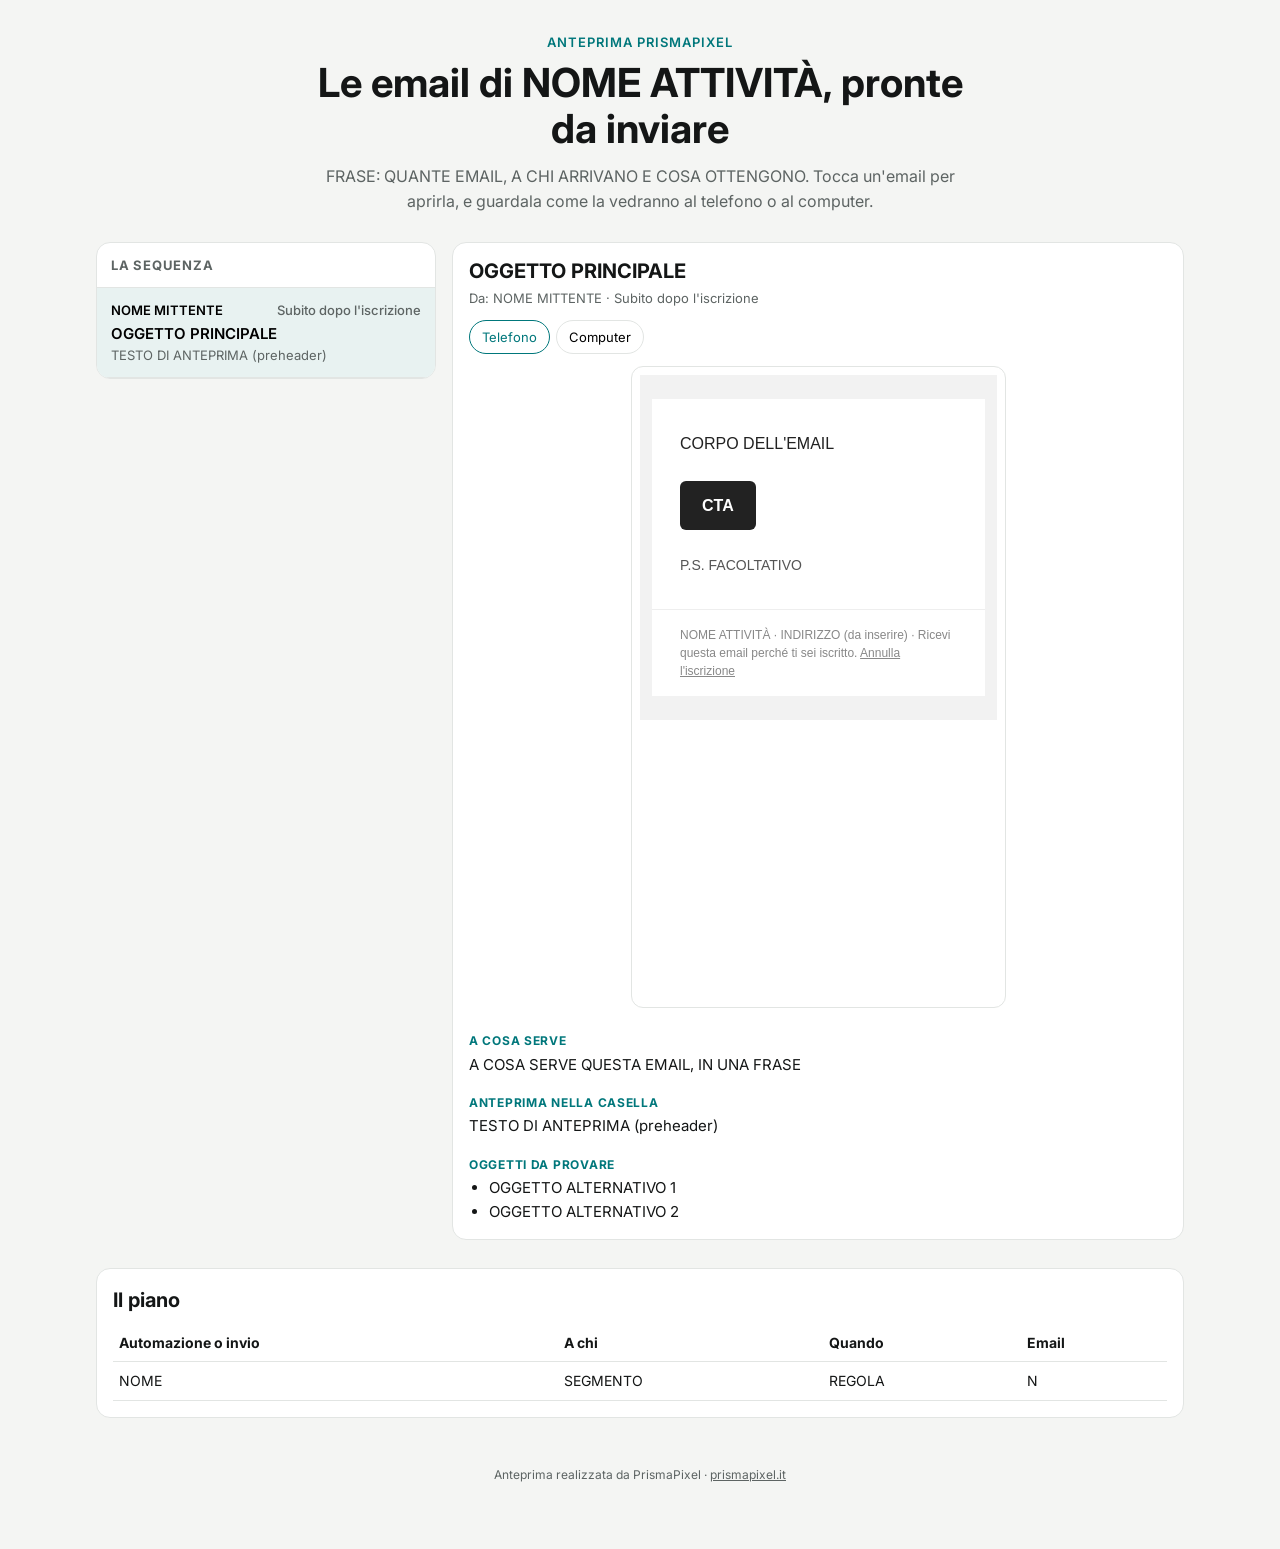
<file: email/_modello/index.html>
<!doctype html>
<html lang="it">
<head>
<meta charset="utf-8">
<meta name="viewport" content="width=device-width, initial-scale=1">
<meta name="robots" content="noindex, nofollow">
<title>Email per NOME ATTIVITÀ · anteprima PrismaPixel</title>
<meta name="description" content="La sequenza di email preparata per NOME ATTIVITÀ, in anteprima.">
<meta property="og:title" content="Le email di NOME ATTIVITÀ, pronte da inviare">
<meta property="og:description" content="Oggetti, testi e impaginazione in anteprima.">
<!--
  MODELLO DELL'AGENTE EMAIL · PrismaPixel
  - Pagina = visore neutro: casella di posta a sinistra (o sopra, su telefono), email aperta a destra.
  - Ogni email è un <article class="email"> con i campi qui sotto e, dentro <template class="html">, l'HTML COMPLETO
    dell'email (tabelle, larghezza 600, stili in linea). Lo script lo mostra in un iframe.
  - Le articoli NON si vedono: il visore costruisce la casella di posta leggendo i loro campi.
  - La sezione "Il piano" serve solo al livello completa: cancellala nella prima bozza.
  - Sostituisci i segnaposto MAIUSCOLI e cancella questi commenti prima di pubblicare.
-->
<link rel="preconnect" href="https://fonts.googleapis.com">
<link rel="preconnect" href="https://fonts.gstatic.com" crossorigin>
<link href="https://fonts.googleapis.com/css2?family=Inter:wght@400;500;600;700&display=swap" rel="stylesheet">
<style>
:root { --p-bg: #f4f5f3; --p-card: #ffffff; --p-ink: #141616; --p-muted: #5d6463; --p-line: #e2e5e3; --p-accent: #00777b; --p-sel: #e8f2f1; }
* { box-sizing: border-box; }
body { margin: 0; background: var(--p-bg); color: var(--p-ink); font: 16px/1.55 'Inter', system-ui, sans-serif; }
.wrap { max-width: 1120px; margin: 0 auto; padding: 32px 16px 64px; }
header.intro { max-width: 680px; margin: 0 auto 28px; text-align: center; }
header.intro .kicker { font-size: 13px; letter-spacing: .08em; text-transform: uppercase; color: var(--p-accent); font-weight: 600; }
header.intro h1 { font-size: clamp(26px, 5vw, 40px); line-height: 1.15; margin: 8px 0 12px; }
header.intro p { color: var(--p-muted); margin: 0; }
.email { display: none; }
.visore { display: grid; gap: 16px; }
@media (min-width: 900px) { .visore { grid-template-columns: 340px 1fr; align-items: start; } }
.casella { background: var(--p-card); border: 1px solid var(--p-line); border-radius: 14px; overflow: hidden; }
.casella h2 { font-size: 13px; letter-spacing: .06em; text-transform: uppercase; color: var(--p-muted); margin: 0; padding: 12px 14px; border-bottom: 1px solid var(--p-line); }
.casella button { display: block; width: 100%; text-align: left; font: inherit; background: none; border: 0; border-bottom: 1px solid var(--p-line); padding: 12px 14px; cursor: pointer; }
.casella button[aria-selected="true"] { background: var(--p-sel); }
.casella .mitt { font-size: 13px; font-weight: 600; display: flex; justify-content: space-between; gap: 8px; }
.casella .mitt span { color: var(--p-muted); font-weight: 500; white-space: nowrap; }
.casella .ogg { font-size: 15px; font-weight: 600; margin-top: 2px; }
.casella .ant { font-size: 13px; color: var(--p-muted); white-space: nowrap; overflow: hidden; text-overflow: ellipsis; }
.aperta { background: var(--p-card); border: 1px solid var(--p-line); border-radius: 14px; padding: 16px; min-width: 0; }
.aperta .ogg { font-size: 20px; font-weight: 700; line-height: 1.25; margin: 0 0 4px; }
.aperta .meta { font-size: 13px; color: var(--p-muted); }
.schermi { display: flex; gap: 6px; margin: 12px 0; }
.schermi button { font: inherit; font-size: 13px; border: 1px solid var(--p-line); background: #fff; border-radius: 999px; padding: 6px 12px; cursor: pointer; }
.schermi button[aria-pressed="true"] { border-color: var(--p-accent); color: var(--p-accent); }
.cornice-mail { margin: 0 auto; max-width: 100%; border: 1px solid var(--p-line); border-radius: 12px; overflow: hidden; background: #fff; transition: width .2s; }
.cornice-mail iframe { display: block; width: 100%; height: 640px; border: 0; }
.dettagli { display: grid; gap: 10px; margin-top: 16px; font-size: 15px; }
.dettagli h3 { font-size: 12px; letter-spacing: .06em; text-transform: uppercase; color: var(--p-accent); margin: 8px 0 2px; }
.dettagli ul { margin: 0; padding-left: 20px; }
.piano { background: var(--p-card); border: 1px solid var(--p-line); border-radius: 14px; padding: 16px; margin-top: 28px; }
.piano h2 { font-size: 20px; margin: 0 0 8px; }
.piano table { width: 100%; border-collapse: collapse; font-size: 14px; }
.piano th, .piano td { text-align: left; vertical-align: top; padding: 8px 6px; border-bottom: 1px solid var(--p-line); }
footer.fine { margin-top: 48px; text-align: center; font-size: 12px; color: var(--p-muted); }
footer.fine a { color: inherit; }
</style>
</head>
<body>
<div class="wrap">
  <header class="intro">
    <div class="kicker">Anteprima PrismaPixel</div>
    <h1>Le email di NOME ATTIVITÀ, pronte da inviare</h1>
    <p>FRASE: QUANTE EMAIL, A CHI ARRIVANO E COSA OTTENGONO. Tocca un'email per aprirla, e guardala come la vedranno al telefono o al computer.</p>
  </header>

  <!-- UN'EMAIL (ripeti per ognuna) -->
  <article class="email" data-mittente="NOME MITTENTE" data-quando="Subito dopo l'iscrizione">
    <div class="oggetto">OGGETTO PRINCIPALE</div>
    <div class="anteprima">TESTO DI ANTEPRIMA (preheader)</div>
    <div class="obiettivo">A COSA SERVE QUESTA EMAIL, IN UNA FRASE</div>
    <ul class="oggetti-alt"><li>OGGETTO ALTERNATIVO 1</li><li>OGGETTO ALTERNATIVO 2</li></ul>
    <template class="html">
      <!doctype html><html lang="it"><head><meta charset="utf-8"><meta name="viewport" content="width=device-width, initial-scale=1"><title>OGGETTO</title></head>
      <body style="margin:0;padding:0;background:#f2f2f2;">
        <div style="display:none;max-height:0;overflow:hidden;">TESTO DI ANTEPRIMA</div>
        <table role="presentation" width="100%" cellpadding="0" cellspacing="0" style="background:#f2f2f2;"><tr><td align="center" style="padding:24px 12px;">
          <table role="presentation" width="100%" cellpadding="0" cellspacing="0" style="max-width:600px;background:#ffffff;">
            <tr><td style="padding:32px 28px;font:16px/1.6 Arial,Helvetica,sans-serif;color:#222222;">
              <p style="margin:0 0 16px;">CORPO DELL'EMAIL</p>
              <p style="margin:24px 0;"><a href="#" style="display:inline-block;background:#222222;color:#ffffff;text-decoration:none;padding:12px 22px;border-radius:6px;font-weight:bold;">CTA</a></p>
              <p style="margin:24px 0 0;font-size:14px;color:#555555;">P.S. FACOLTATIVO</p>
            </td></tr>
            <tr><td style="padding:16px 28px;font:12px/1.5 Arial,Helvetica,sans-serif;color:#888888;border-top:1px solid #eeeeee;">
              NOME ATTIVITÀ · INDIRIZZO (da inserire) · Ricevi questa email perché ti sei iscritto. <a href="#" style="color:#888888;">Annulla l'iscrizione</a>
            </td></tr>
          </table>
        </td></tr></table>
      </body></html>
    </template>
  </article>

  <div class="visore">
    <nav class="casella" aria-label="La sequenza"><h2>La sequenza</h2></nav>
    <section class="aperta" aria-live="polite">
      <p class="ogg"></p>
      <div class="meta"></div>
      <div class="schermi"><button type="button" data-w="375" aria-pressed="true">Telefono</button><button type="button" data-w="600" aria-pressed="false">Computer</button></div>
      <div class="cornice-mail"><iframe title="Anteprima dell'email"></iframe></div>
      <div class="dettagli"></div>
    </section>
  </div>

  <!-- SOLO LIVELLO COMPLETA -->
  <section class="piano">
    <h2>Il piano</h2>
    <table>
      <thead><tr><th>Automazione o invio</th><th>A chi</th><th>Quando</th><th>Email</th></tr></thead>
      <tbody><tr><td>NOME</td><td>SEGMENTO</td><td>REGOLA</td><td>N</td></tr></tbody>
    </table>
  </section>

  <footer class="fine">Anteprima realizzata da PrismaPixel · <a href="https://prismapixel.it">prismapixel.it</a></footer>
</div>
<script>
const emails = [...document.querySelectorAll('.email')];
const casella = document.querySelector('.casella');
const aperta = document.querySelector('.aperta');
const iframe = aperta.querySelector('iframe');
const cornice = aperta.querySelector('.cornice-mail');
const testo = (el, sel) => (el.querySelector(sel) || {}).textContent?.trim() || '';
function apri(i) {
  const e = emails[i];
  [...casella.querySelectorAll('button')].forEach((b, k) => b.setAttribute('aria-selected', String(k === i)));
  aperta.querySelector('.ogg').textContent = testo(e, '.oggetto');
  aperta.querySelector('.meta').textContent = `Da: ${e.dataset.mittente || ''} · ${e.dataset.quando || ''}`;
  iframe.srcdoc = e.querySelector('template.html').innerHTML;
  iframe.onload = () => { try { iframe.style.height = Math.max(480, iframe.contentDocument.documentElement.scrollHeight) + 'px'; } catch (_) {} };
  const alt = [...e.querySelectorAll('.oggetti-alt li')].map(li => `<li>${li.innerHTML}</li>`).join('');
  aperta.querySelector('.dettagli').innerHTML =
    `<div><h3>A cosa serve</h3>${e.querySelector('.obiettivo')?.innerHTML || ''}</div>` +
    `<div><h3>Anteprima nella casella</h3>${e.querySelector('.anteprima')?.innerHTML || ''}</div>` +
    (alt ? `<div><h3>Oggetti da provare</h3><ul>${alt}</ul></div>` : '');
}
emails.forEach((e, i) => {
  const b = document.createElement('button');
  b.type = 'button';
  b.innerHTML = `<div class="mitt">${e.dataset.mittente || ''}<span>${e.dataset.quando || ''}</span></div><div class="ogg"></div><div class="ant"></div>`;
  b.querySelector('.ogg').textContent = testo(e, '.oggetto');
  b.querySelector('.ant').textContent = testo(e, '.anteprima');
  b.addEventListener('click', () => { apri(i); if (window.innerWidth < 900) aperta.scrollIntoView({ behavior: 'smooth' }); });
  casella.appendChild(b);
});
aperta.querySelectorAll('.schermi button').forEach(b => b.addEventListener('click', () => {
  aperta.querySelectorAll('.schermi button').forEach(x => x.setAttribute('aria-pressed', String(x === b)));
  cornice.style.width = b.dataset.w === '600' ? '600px' : '375px';
  iframe.onload && setTimeout(iframe.onload, 50);
}));
cornice.style.width = '375px';
if (emails.length) apri(0);
</script>
</body>
</html>
</file>
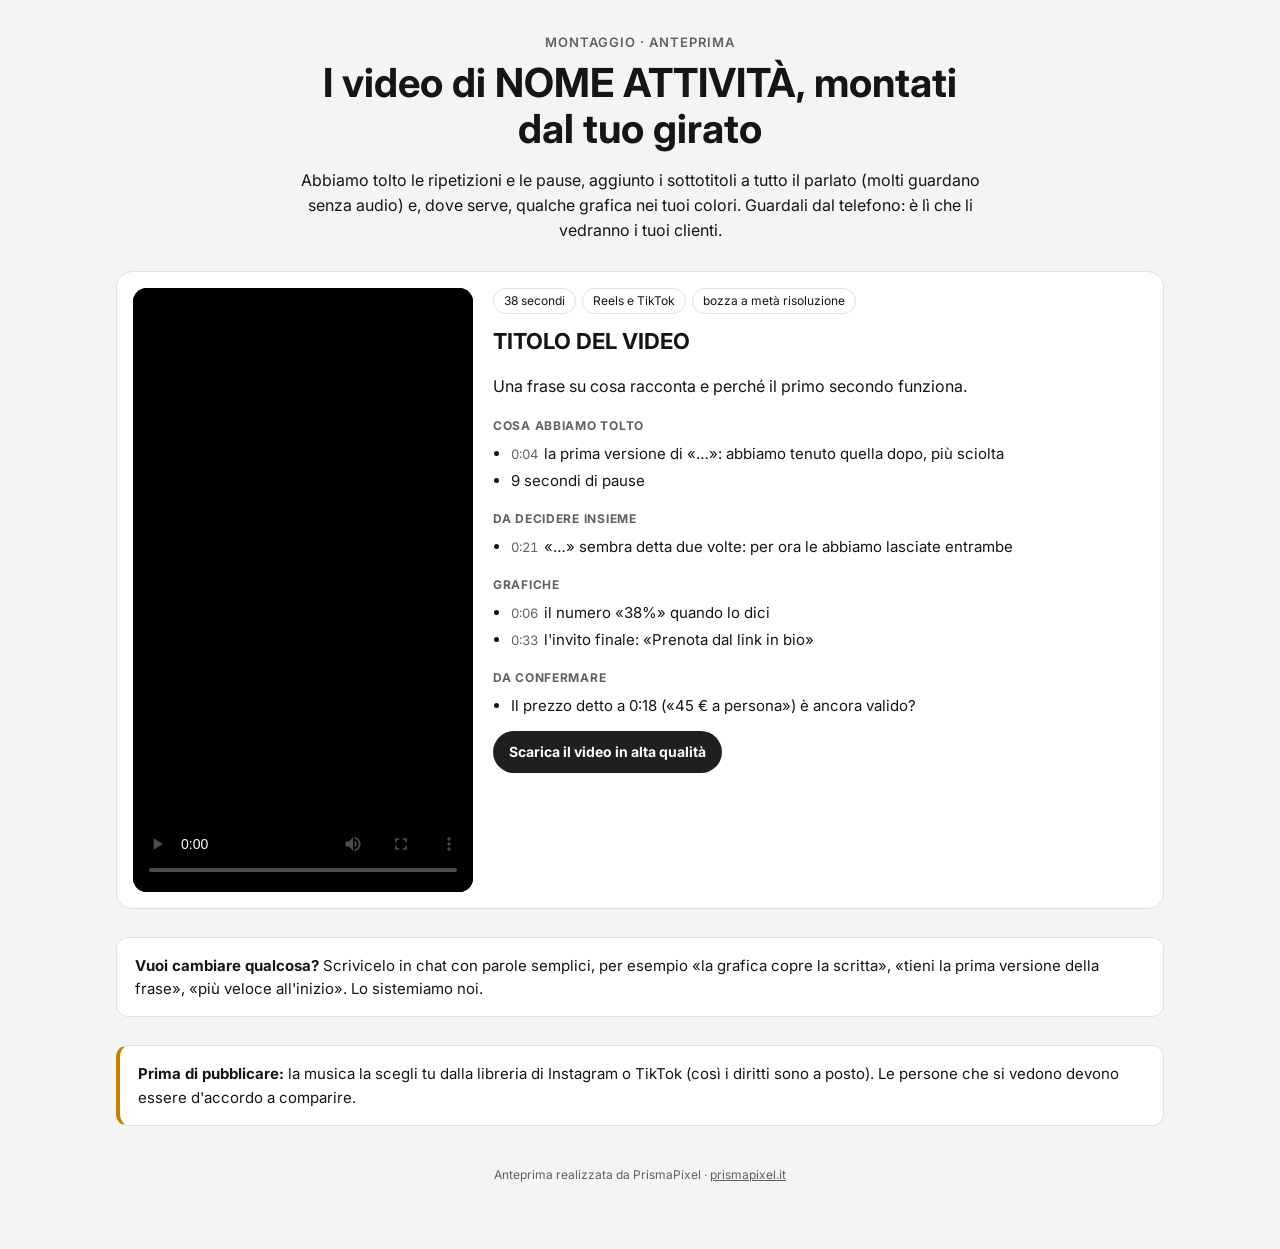
<file: montaggio/_modello/index.html>
<!doctype html>
<html lang="it">
<head>
<meta charset="utf-8">
<meta name="viewport" content="width=device-width, initial-scale=1">
<meta name="robots" content="noindex, nofollow">
<title>I tuoi video montati · NOME ATTIVITÀ · anteprima PrismaPixel</title>
<meta name="description" content="Il montaggio dei video di NOME ATTIVITÀ, in anteprima.">
<meta property="og:title" content="I video di NOME ATTIVITÀ, montati e pronti">
<meta property="og:image" content="URL_COPERTINA_1">
<!--
  MODELLO DELL'AGENTE MONTAGGIO · PrismaPixel
  - Un video = un <article class="video">. Il lettore usa SEMPRE il link n8n video/<token>/<nome> (il file resta
    privato su Supabase): https://integrazioni.app.n8n.cloud/webhook/944d5887-9f47-481f-a13f-e4ab9ab6e9f0/video/TOKEN/bozza-1.mp4
  - "Scarica" solo se il finale esiste (livelli completa e lungo, o dopo l'ok).
  - Tagli in dubbio e fatti da confermare: sono le scelte del cliente, scritte semplici.
  - Per il 16:9 (livello lungo) aggiungi la classe "orizzontale" al lettore.
  - Cancella i commenti prima di pubblicare.
-->
<link rel="preconnect" href="https://fonts.googleapis.com">
<link rel="preconnect" href="https://fonts.gstatic.com" crossorigin>
<link href="https://fonts.googleapis.com/css2?family=Inter:wght@400;600;700;800&display=swap" rel="stylesheet">
<style>
:root { --bg: #f4f4f2; --card: #fff; --ink: #151515; --muted: #5f6261; --line: #e1e2df; --accent: #1f1f1f; }
* { box-sizing: border-box; }
body { margin: 0; background: var(--bg); color: var(--ink); font: 16px/1.55 'Inter', system-ui, sans-serif; }
.wrap { max-width: 1080px; margin: 0 auto; padding: 32px 16px 64px; }
header.intro { max-width: 680px; margin: 0 auto 28px; text-align: center; }
.kicker { font-size: 13px; letter-spacing: .08em; text-transform: uppercase; color: var(--muted); font-weight: 600; }
h1 { font-size: clamp(26px, 5vw, 40px); line-height: 1.15; margin: 8px 0 12px; }
.video { background: var(--card); border: 1px solid var(--line); border-radius: 16px; padding: 16px; margin-top: 24px; display: grid; gap: 20px; }
@media (min-width: 860px) { .video { grid-template-columns: 340px 1fr; } .video.largo { grid-template-columns: 1fr; } }
.lettore { position: relative; aspect-ratio: 9 / 16; background: #111; border-radius: 14px; overflow: hidden; max-width: 340px; margin: 0 auto; width: 100%; }
.lettore.orizzontale { aspect-ratio: 16 / 9; max-width: 100%; }
.lettore video { position: absolute; inset: 0; width: 100%; height: 100%; object-fit: contain; background: #000; }
.etichette { display: flex; flex-wrap: wrap; gap: 6px; margin-bottom: 10px; }
.etichette span { font-size: 12px; border: 1px solid var(--line); border-radius: 999px; padding: 3px 10px; }
h2 { font-size: 22px; margin: 0 0 6px; }
h3 { font-size: 12px; letter-spacing: .06em; text-transform: uppercase; color: var(--muted); margin: 18px 0 6px; }
ul.lista { margin: 0; padding-left: 18px; font-size: 15px; }
ul.lista li { margin: 4px 0; }
.tempo { font-variant-numeric: tabular-nums; color: var(--muted); font-size: 13px; margin-right: 6px; }
.scarica { display: inline-block; margin-top: 10px; background: var(--accent); color: #fff; text-decoration: none; font-weight: 700; padding: 10px 16px; border-radius: 999px; font-size: 14px; }
.box { margin-top: 28px; padding: 16px 18px; border: 1px solid var(--line); background: #fff; border-radius: 12px; font-size: 15px; }
.avviso { border-left: 4px solid #c47f00; }
footer.fine { margin-top: 40px; text-align: center; font-size: 12px; color: var(--muted); }
footer.fine a { color: inherit; }
</style>
</head>
<body>
<div class="wrap">
  <header class="intro">
    <div class="kicker">Montaggio · anteprima</div>
    <h1>I video di NOME ATTIVITÀ, montati dal tuo girato</h1>
    <p>Abbiamo tolto le ripetizioni e le pause, aggiunto i sottotitoli a tutto il parlato (molti guardano senza audio) e, dove serve, qualche grafica nei tuoi colori. Guardali dal telefono: è lì che li vedranno i tuoi clienti.</p>
  </header>

  <article class="video">
    <div>
      <div class="lettore"><video src="https://integrazioni.app.n8n.cloud/webhook/944d5887-9f47-481f-a13f-e4ab9ab6e9f0/video/TOKEN/bozza-1.mp4" poster="https://integrazioni.app.n8n.cloud/webhook/944d5887-9f47-481f-a13f-e4ab9ab6e9f0/video/TOKEN/copertina-1.jpg" controls playsinline preload="metadata"></video></div>
    </div>
    <div>
      <div class="etichette"><span>38 secondi</span><span>Reels e TikTok</span><span>bozza a metà risoluzione</span></div>
      <h2>TITOLO DEL VIDEO</h2>
      <p>Una frase su cosa racconta e perché il primo secondo funziona.</p>

      <h3>Cosa abbiamo tolto</h3>
      <ul class="lista">
        <li><span class="tempo">0:04</span>la prima versione di «…»: abbiamo tenuto quella dopo, più sciolta</li>
        <li>9 secondi di pause</li>
      </ul>

      <h3>Da decidere insieme</h3>
      <ul class="lista">
        <li><span class="tempo">0:21</span>«…» sembra detta due volte: per ora le abbiamo lasciate entrambe</li>
      </ul>

      <h3>Grafiche</h3>
      <ul class="lista">
        <li><span class="tempo">0:06</span>il numero «38%» quando lo dici</li>
        <li><span class="tempo">0:33</span>l'invito finale: «Prenota dal link in bio»</li>
      </ul>

      <h3>Da confermare</h3>
      <ul class="lista">
        <li>Il prezzo detto a 0:18 («45 € a persona») è ancora valido?</li>
      </ul>
      <!-- solo se il finale esiste -->
      <a class="scarica" href="https://integrazioni.app.n8n.cloud/webhook/944d5887-9f47-481f-a13f-e4ab9ab6e9f0/video/TOKEN/finale-1.mp4" download>Scarica il video in alta qualità</a>
    </div>
  </article>

  <div class="box">
    <strong>Vuoi cambiare qualcosa?</strong> Scrivicelo in chat con parole semplici, per esempio «la grafica copre la scritta», «tieni la prima versione della frase», «più veloce all'inizio». Lo sistemiamo noi.
  </div>
  <div class="box avviso">
    <strong>Prima di pubblicare:</strong> la musica la scegli tu dalla libreria di Instagram o TikTok (così i diritti sono a posto). Le persone che si vedono devono essere d'accordo a comparire.
  </div>

  <footer class="fine">Anteprima realizzata da PrismaPixel · <a href="https://prismapixel.it">prismapixel.it</a></footer>
</div>
</body>
</html>
</file>
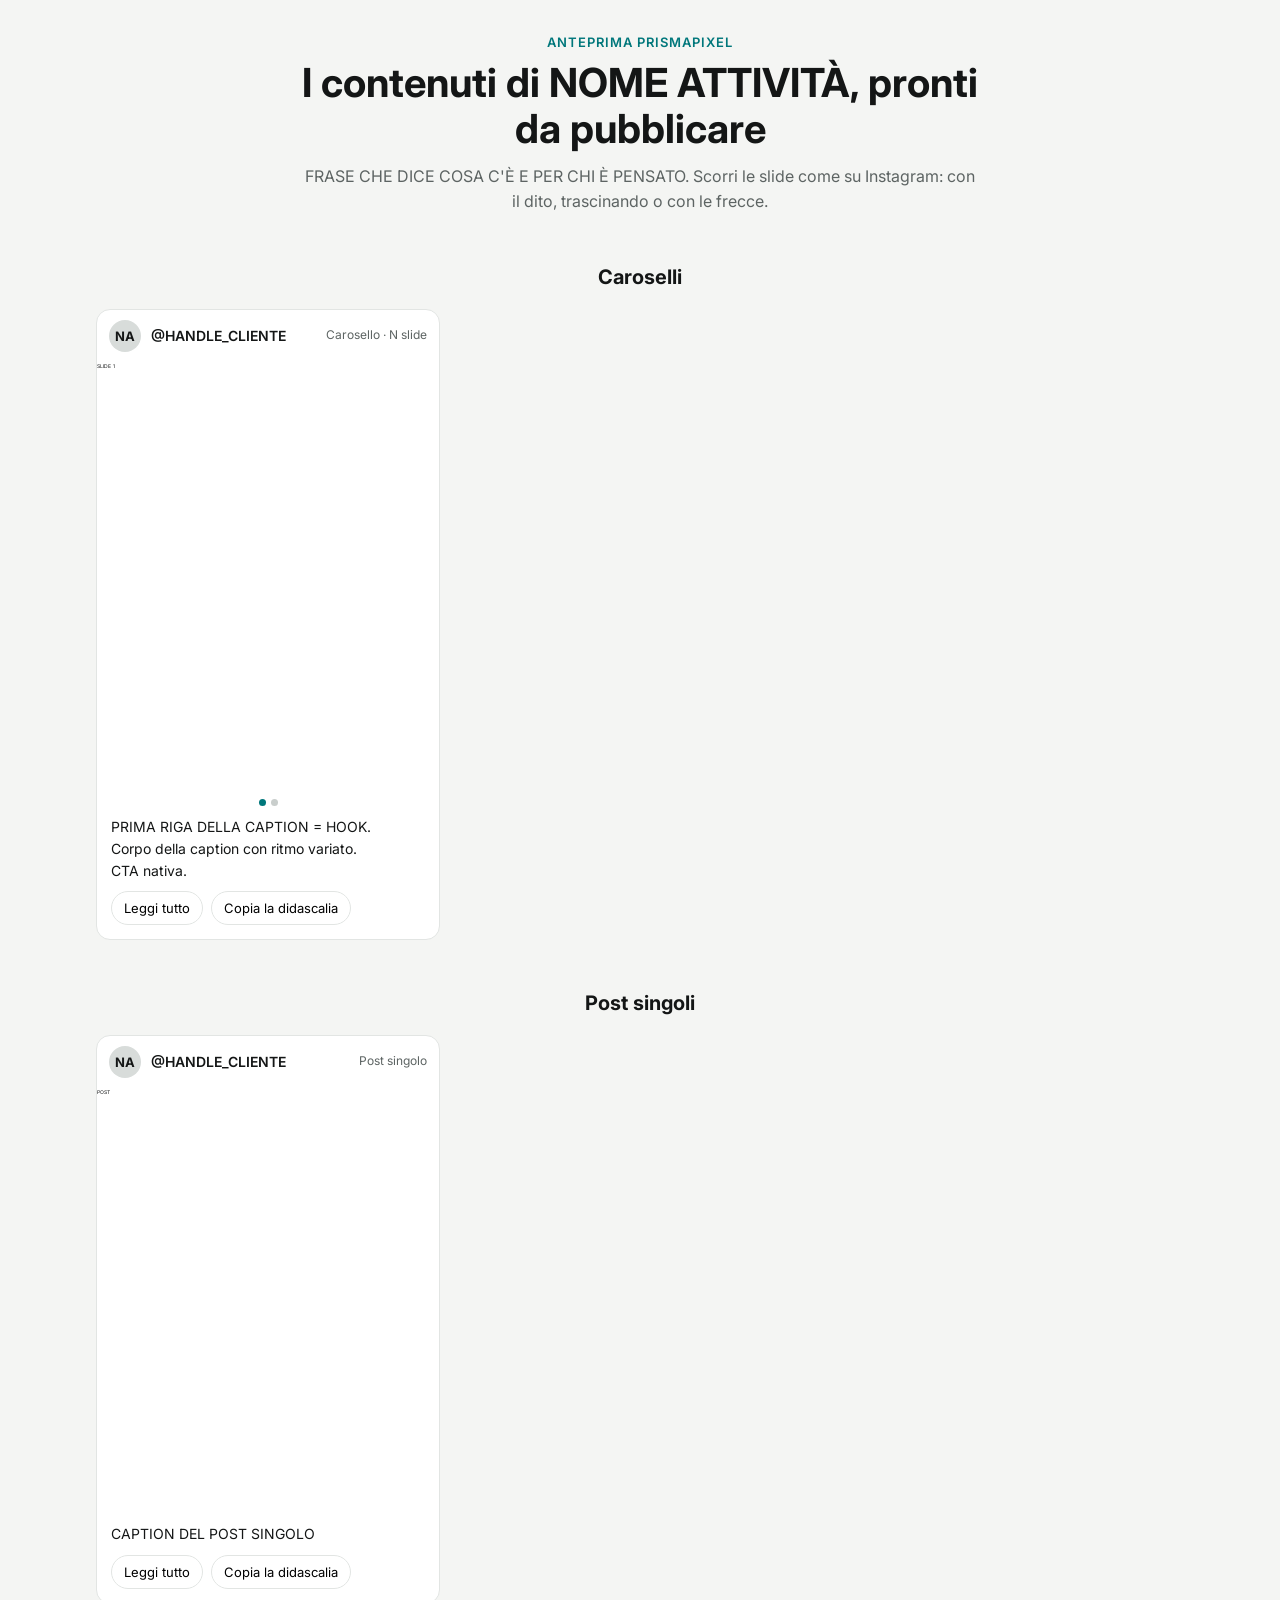
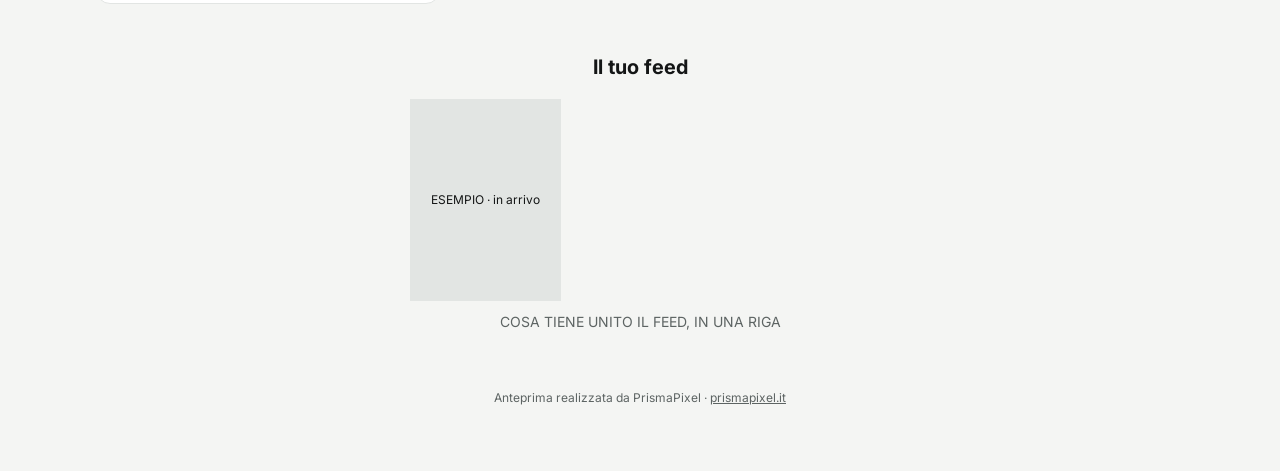
<file: social/_modello/index.html>
<!doctype html>
<html lang="it">
<head>
<meta charset="utf-8">
<meta name="viewport" content="width=device-width, initial-scale=1">
<meta name="robots" content="noindex, nofollow">
<title>Contenuti social per NOME ATTIVITÀ · anteprima PrismaPixel</title>
<meta name="description" content="Anteprima dei caroselli e dei post preparati per NOME ATTIVITÀ.">
<meta property="og:title" content="Contenuti social per NOME ATTIVITÀ">
<meta property="og:description" content="Caroselli e post pronti da pubblicare, in anteprima.">
<meta property="og:image" content="URL_IMMAGINE_COPERTINA_min.webp">
<!--
  MODELLO DELL'AGENTE CAROSELLI E POST · PrismaPixel
  - La pagina (cornice) resta neutra: cambia solo i colori della sezione :root "pagina" se serve.
  - Le slide sono tele da 1080x1350 (4:5) dentro .tela: le scrivi a misura reale, lo script le rimpicciolisce.
  - Questo modello è SOLO il visore (card stile Instagram, scorrimento, didascalia). Non contiene nessuno stile di slide:
    il design delle slide nasce dai riferimenti Pinterest scelti (ISTRUZIONI.md, sezione 6), con classi tue prefisso .s-
  - Un carosello = un <article class="post" data-tipo="carosello">; un post singolo = data-tipo="singolo" con una sola .tela
  - Sostituisci tutti i testi MAIUSCOLI segnaposto. Cancella i commenti di istruzione prima di pubblicare.
-->
<link rel="preconnect" href="https://fonts.googleapis.com">
<link rel="preconnect" href="https://fonts.gstatic.com" crossorigin>
<!-- Inter serve solo alla cornice della pagina. Aggiungi qui i font delle slide scelti dalla direzione. -->
<link href="https://fonts.googleapis.com/css2?family=Inter:wght@400;500;600;700&display=swap" rel="stylesheet">
<style>
/* ---------- pagina (cornice neutra, non è il brand del cliente) ---------- */
:root {
  --p-bg: #f4f5f3; --p-card: #ffffff; --p-ink: #141616; --p-muted: #5d6463; --p-line: #e2e5e3; --p-accent: #00777b;
}
* { box-sizing: border-box; }
html { -webkit-text-size-adjust: 100%; }
body { margin: 0; background: var(--p-bg); color: var(--p-ink); font: 16px/1.55 'Inter', system-ui, sans-serif; }
.wrap { max-width: 1120px; margin: 0 auto; padding: 32px 16px 64px; }
header.intro { max-width: 680px; margin: 0 auto 40px; text-align: center; }
header.intro .kicker { font-size: 13px; letter-spacing: .08em; text-transform: uppercase; color: var(--p-accent); font-weight: 600; }
header.intro h1 { font-size: clamp(26px, 5vw, 40px); line-height: 1.15; margin: 8px 0 12px; }
header.intro p { color: var(--p-muted); margin: 0; }
h2.sezione { font-size: 20px; margin: 48px 0 16px; text-align: center; }
.griglia { display: grid; gap: 28px; grid-template-columns: repeat(auto-fill, minmax(min(100%, 340px), 1fr)); align-items: start; }

/* card in stile Instagram */
.post { background: var(--p-card); border: 1px solid var(--p-line); border-radius: 14px; overflow: hidden; max-width: 460px; width: 100%; margin: 0 auto; }
.post .testa { display: flex; align-items: center; gap: 10px; padding: 10px 12px; }
.post .avatar { width: 32px; height: 32px; border-radius: 50%; background: #d8dcda; color: var(--p-ink); display: grid; place-items: center; font-weight: 700; font-size: 13px; }
.post .handle { font-weight: 600; font-size: 14px; }
.post .etichetta { margin-left: auto; font-size: 12px; color: var(--p-muted); }
.binario { display: flex; overflow-x: auto; scroll-snap-type: x mandatory; scrollbar-width: none; -webkit-overflow-scrolling: touch; cursor: grab; touch-action: pan-x pan-y; }
.binario::-webkit-scrollbar { display: none; }
.binario.trascina { cursor: grabbing; scroll-snap-type: none; }
.cornice { flex: 0 0 100%; aspect-ratio: 4 / 5; position: relative; overflow: hidden; scroll-snap-align: start; background: #ddd; }
.tela { position: absolute; top: 0; left: 0; width: 1080px; height: 1350px; transform-origin: 0 0; overflow: hidden; background: #fff; }
/* altri formati: aggiungi la classe alla .cornice (la .tela prende la misura giusta) */
.cornice.f-storia, .cornice.f-tiktok { aspect-ratio: 9 / 16; }
.cornice.f-storia .tela, .cornice.f-tiktok .tela { width: 1080px; height: 1920px; }
.cornice.f-pin { aspect-ratio: 2 / 3; }
.cornice.f-pin .tela { width: 1000px; height: 1500px; }
.cornice.f-linkedin-post .tela { width: 1200px; height: 1500px; }
.post.verticale { max-width: 340px; }
/* adattamenti sotto il contenuto da cui nascono */
.adattamenti { display: flex; flex-wrap: wrap; gap: 20px; justify-content: center; margin: 18px auto 0; max-width: 980px; }
.adattamenti > h4 { flex-basis: 100%; margin: 0; text-align: center; font-size: 15px; color: var(--p-muted); font-weight: 600; }
/* Il tuo feed: griglia del profilo, copertine ritagliate 3:4 */
.feed { max-width: 460px; margin: 0 auto; display: grid; grid-template-columns: repeat(3, 1fr); gap: 3px; }
.feed .riquadro { position: relative; aspect-ratio: 3 / 4; overflow: hidden; background: var(--p-line); }
.feed .riquadro .copertina { position: absolute; top: 50%; left: 50%; overflow: hidden; background: #fff; }
.feed .riquadro.in-arrivo { display: grid; place-items: center; padding: 8px; text-align: center; font-size: 12px; line-height: 1.3; color: var(--p-ink); }
.feed-nota { max-width: 460px; margin: 10px auto 0; font-size: 14px; color: var(--p-muted); text-align: center; }
.puntini { display: flex; justify-content: center; gap: 5px; padding: 10px 0 2px; }
.puntini button { width: 7px; height: 7px; border-radius: 50%; border: 0; padding: 0; background: #c9cecc; cursor: pointer; }
.puntini button[aria-current="true"] { background: var(--p-accent); }
.post .didascalia { padding: 8px 14px 14px; font-size: 14px; }
.post .didascalia .testo { white-space: pre-line; max-height: 4.6em; overflow: hidden; }
.post .didascalia.aperta .testo { max-height: none; }
.post .azioni { display: flex; gap: 8px; margin-top: 10px; flex-wrap: wrap; }
.post .azioni button { font: inherit; font-size: 13px; border: 1px solid var(--p-line); background: #fff; border-radius: 999px; padding: 6px 12px; cursor: pointer; }
.post .azioni button:hover { border-color: var(--p-accent); }
.nota-post { padding: 0 14px 14px; font-size: 13px; color: var(--p-muted); }
footer.fine { margin-top: 56px; text-align: center; font-size: 12px; color: var(--p-muted); }
footer.fine a { color: inherit; }

/* ---------- SLIDE: il tuo stile qui (classi .s-...), derivato dai riferimenti ---------- */
</style>
</head>
<body>
<div class="wrap">
  <header class="intro">
    <div class="kicker">Anteprima PrismaPixel</div>
    <h1>I contenuti di NOME ATTIVITÀ, pronti da pubblicare</h1>
    <p>FRASE CHE DICE COSA C'È E PER CHI È PENSATO. Scorri le slide come su Instagram: con il dito, trascinando o con le frecce.</p>
  </header>

  <h2 class="sezione">Caroselli</h2>
  <div class="griglia">
    <!-- CAROSELLO: una .cornice > .tela per slide -->
    <article class="post" data-tipo="carosello">
      <div class="testa"><div class="avatar">NA</div><div class="handle">@HANDLE_CLIENTE</div><div class="etichetta">Carosello · N slide</div></div>
      <div class="binario">
        <!-- una .cornice > .tela per slide, a misura reale 1080x1350 -->
        <div class="cornice"><div class="tela">SLIDE 1</div></div>
        <div class="cornice"><div class="tela">SLIDE 2</div></div>
      </div>
      <div class="puntini" aria-label="Slide"></div>
      <div class="didascalia">
        <div class="testo">PRIMA RIGA DELLA CAPTION = HOOK.
Corpo della caption con ritmo variato.
CTA nativa.

#hashtag #pertinenti</div>
        <div class="azioni"><button type="button" data-azione="altro">Leggi tutto</button><button type="button" data-azione="copia">Copia la didascalia</button></div>
      </div>
    </article>
  </div>

  <h2 class="sezione">Post singoli</h2>
  <div class="griglia">
    <article class="post" data-tipo="singolo">
      <div class="testa"><div class="avatar">NA</div><div class="handle">@HANDLE_CLIENTE</div><div class="etichetta">Post singolo</div></div>
      <div class="binario">
        <div class="cornice"><div class="tela">POST</div></div>
      </div>
      <div class="didascalia">
        <div class="testo">CAPTION DEL POST SINGOLO</div>
        <div class="azioni"><button type="button" data-azione="altro">Leggi tutto</button><button type="button" data-azione="copia">Copia la didascalia</button></div>
      </div>
    </article>
  </div>

  <!-- Il tuo feed (sezione 6c): un .riquadro per contenuto, il più recente per primo.
       Con copertina: <div class="riquadro"><div class="copertina" style="width:1080px;height:1350px">…copia della copertina…</div></div>
       (classe copertina, non tela: il controllo misura solo le tele)
       Spazio non ancora fatto: <div class="riquadro in-arrivo">Reel · giovedì<br>Tema in una riga</div> -->
  <h2 class="sezione">Il tuo feed</h2>
  <div class="feed">
    <div class="riquadro in-arrivo">ESEMPIO · in arrivo</div>
  </div>
  <p class="feed-nota">COSA TIENE UNITO IL FEED, IN UNA RIGA</p>

  <footer class="fine">Anteprima realizzata da PrismaPixel · <a href="https://prismapixel.it">prismapixel.it</a></footer>
</div>
<script>
// Rimpicciolisce ogni tela (qualsiasi misura) alla larghezza della sua cornice; nel feed ritaglia al centro in 3:4
function scala() {
  document.querySelectorAll('.cornice').forEach(c => {
    const t = c.querySelector('.tela');
    if (t) t.style.transform = 'scale(' + (c.clientWidth / t.offsetWidth) + ')';
  });
  document.querySelectorAll('.feed .riquadro').forEach(r => {
    const t = r.querySelector('.copertina');
    if (!t) return;
    const k = Math.max(r.clientWidth / t.offsetWidth, r.clientHeight / t.offsetHeight);
    t.style.transform = 'translate(-50%, -50%) scale(' + k + ')';
    t.style.transformOrigin = '50% 50%';
  });
}
new ResizeObserver(scala).observe(document.body);
window.addEventListener('load', scala);
scala();

document.querySelectorAll('.post').forEach(post => {
  const bin = post.querySelector('.binario');
  const slides = [...bin.querySelectorAll('.cornice')];
  const dots = post.querySelector('.puntini');
  const vai = i => bin.scrollTo({ left: Math.max(0, Math.min(slides.length - 1, i)) * bin.clientWidth, behavior: 'smooth' });
  const attuale = () => Math.round(bin.scrollLeft / Math.max(1, bin.clientWidth));
  if (dots && slides.length > 1) {
    slides.forEach((_, i) => {
      const b = document.createElement('button');
      b.type = 'button'; b.setAttribute('aria-label', 'Slide ' + (i + 1));
      b.addEventListener('click', () => vai(i));
      dots.appendChild(b);
    });
    const aggiorna = () => [...dots.children].forEach((b, i) => b.setAttribute('aria-current', String(i === attuale())));
    bin.addEventListener('scroll', aggiorna, { passive: true });
    aggiorna();
  } else if (dots) dots.remove();
  // trascinamento col mouse (su telefono basta lo scorrimento nativo)
  let x0 = null, s0 = 0, mosso = false;
  bin.addEventListener('pointerdown', e => { if (e.pointerType !== 'mouse') return; x0 = e.clientX; s0 = bin.scrollLeft; mosso = false; bin.classList.add('trascina'); bin.setPointerCapture(e.pointerId); });
  bin.addEventListener('pointermove', e => { if (x0 === null) return; const d = e.clientX - x0; if (Math.abs(d) > 4) mosso = true; bin.scrollLeft = s0 - d; });
  const fine = e => { if (x0 === null) return; const d = e.clientX - x0; x0 = null; bin.classList.remove('trascina'); const i = Math.round(s0 / bin.clientWidth) + (d < -40 ? 1 : d > 40 ? -1 : 0); vai(i); };
  bin.addEventListener('pointerup', fine); bin.addEventListener('pointercancel', fine);
  bin.tabIndex = 0;
  bin.addEventListener('keydown', e => { if (e.key === 'ArrowRight') { e.preventDefault(); vai(attuale() + 1); } if (e.key === 'ArrowLeft') { e.preventDefault(); vai(attuale() - 1); } });
  // didascalia
  const did = post.querySelector('.didascalia');
  if (did) did.addEventListener('click', e => {
    const a = e.target.closest('button'); if (!a) return;
    if (a.dataset.azione === 'altro') { did.classList.toggle('aperta'); a.textContent = did.classList.contains('aperta') ? 'Riduci' : 'Leggi tutto'; }
    if (a.dataset.azione === 'copia') { const t = did.querySelector('.testo').innerText; (navigator.clipboard ? navigator.clipboard.writeText(t) : Promise.reject()).then(() => { a.textContent = 'Copiata ✓'; setTimeout(() => a.textContent = 'Copia la didascalia', 1800); }).catch(() => {}); }
  });
});
</script>
</body>
</html>
</file>
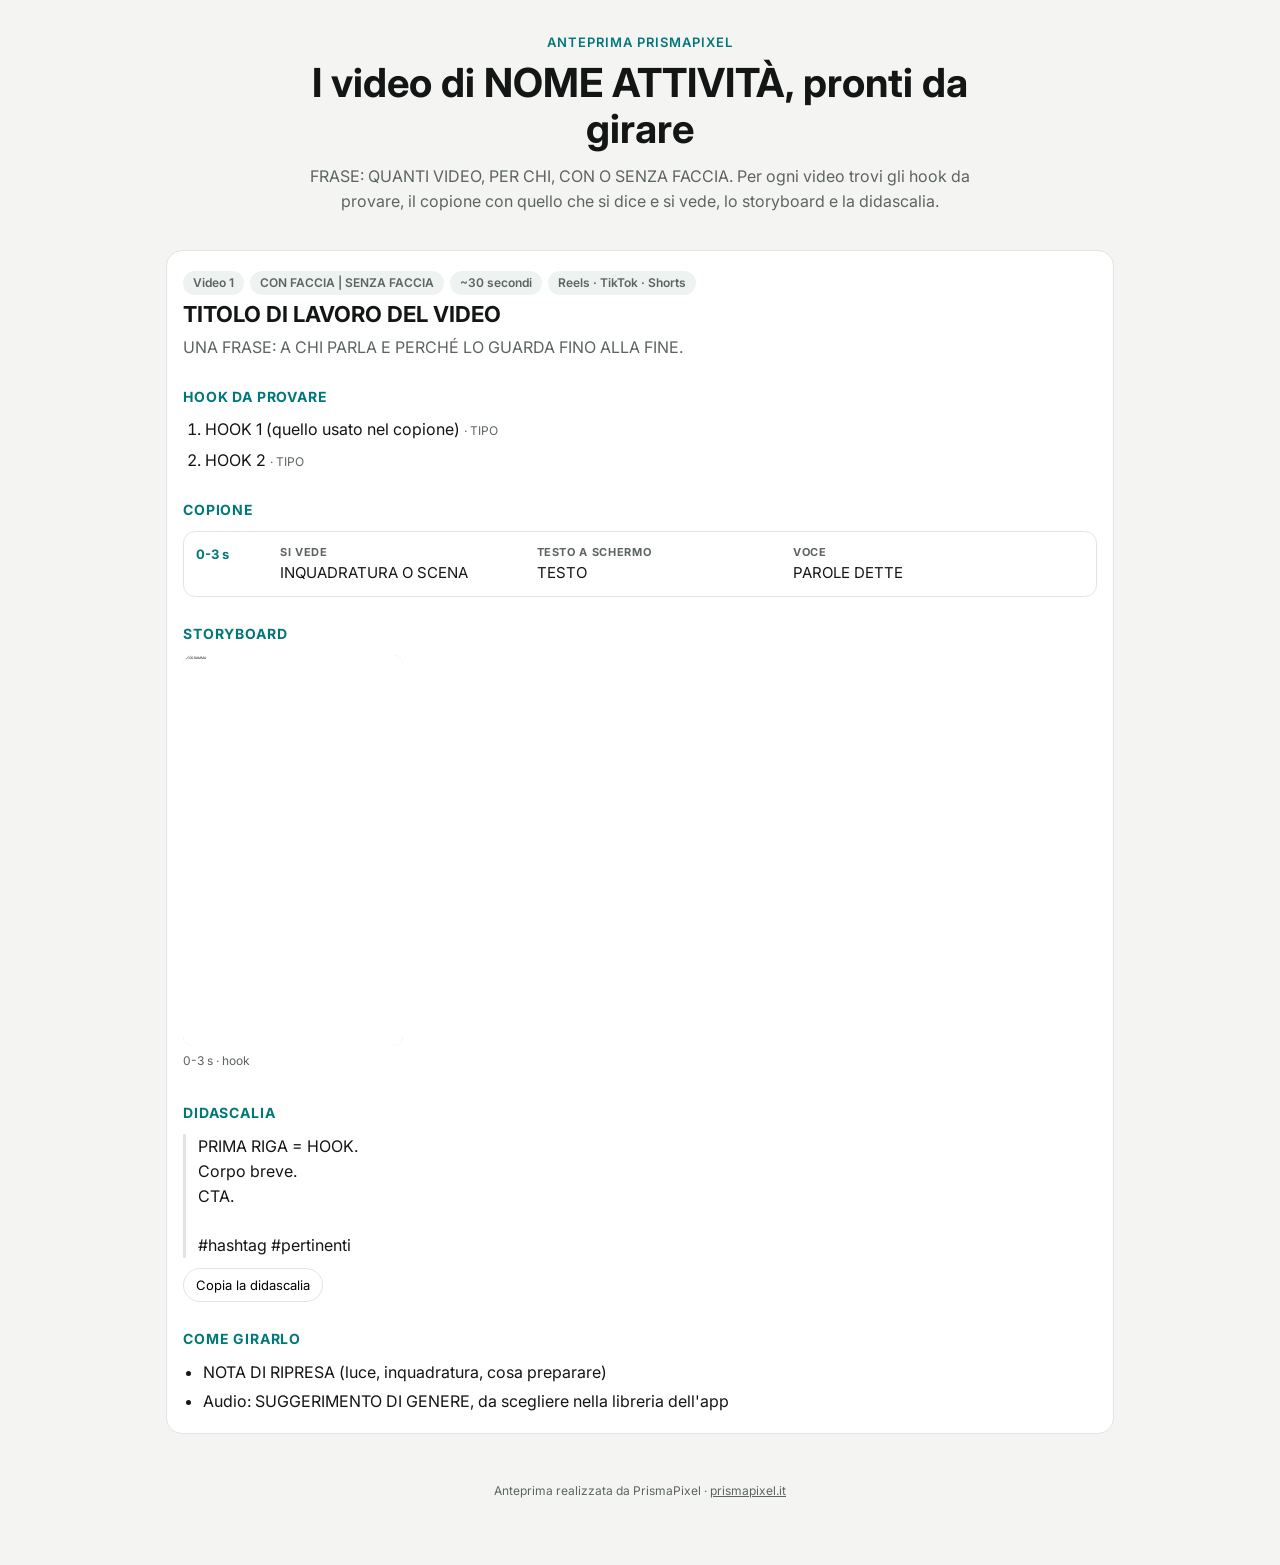
<file: video/_modello/index.html>
<!doctype html>
<html lang="it">
<head>
<meta charset="utf-8">
<meta name="viewport" content="width=device-width, initial-scale=1">
<meta name="robots" content="noindex, nofollow">
<title>Video per NOME ATTIVITÀ · anteprima PrismaPixel</title>
<meta name="description" content="Copioni e storyboard dei video social preparati per NOME ATTIVITÀ.">
<meta property="og:title" content="I video di NOME ATTIVITÀ, pronti da girare">
<meta property="og:description" content="Copioni, testi a schermo e storyboard in anteprima.">
<meta property="og:image" content="URL_IMMAGINE_min.webp">
<!--
  MODELLO DELL'AGENTE SCRIPT VIDEO · PrismaPixel
  - Pagina = visore neutro. Lo stile dei FOTOGRAMMI (.tela 1080x1920) è tuo: classi .s-, font e colori del brand del cliente.
  - Un video = un <article class="video">. Dentro: hook da provare, copione a battute, storyboard, didascalia, note di ripresa.
  - Ogni .tela ha data-margini="alto,destra,basso,sinistra": zone coperte dall'interfaccia di Reels/TikTok. Non cambiarli.
  - Sostituisci i testi MAIUSCOLI segnaposto e cancella questi commenti prima di pubblicare.
-->
<link rel="preconnect" href="https://fonts.googleapis.com">
<link rel="preconnect" href="https://fonts.gstatic.com" crossorigin>
<link href="https://fonts.googleapis.com/css2?family=Inter:wght@400;500;600;700&display=swap" rel="stylesheet">
<style>
:root { --p-bg: #f4f5f3; --p-card: #ffffff; --p-ink: #141616; --p-muted: #5d6463; --p-line: #e2e5e3; --p-accent: #00777b; }
* { box-sizing: border-box; }
html { -webkit-text-size-adjust: 100%; }
body { margin: 0; background: var(--p-bg); color: var(--p-ink); font: 16px/1.55 'Inter', system-ui, sans-serif; }
.wrap { max-width: 980px; margin: 0 auto; padding: 32px 16px 64px; }
header.intro { max-width: 680px; margin: 0 auto 36px; text-align: center; }
header.intro .kicker { font-size: 13px; letter-spacing: .08em; text-transform: uppercase; color: var(--p-accent); font-weight: 600; }
header.intro h1 { font-size: clamp(26px, 5vw, 40px); line-height: 1.15; margin: 8px 0 12px; }
header.intro p { color: var(--p-muted); margin: 0; }
.video { background: var(--p-card); border: 1px solid var(--p-line); border-radius: 16px; padding: 20px 16px; margin: 0 auto 32px; }
.video > h2 { font-size: 22px; line-height: 1.25; margin: 6px 0 4px; }
.etichette { display: flex; flex-wrap: wrap; gap: 6px; }
.etichette span { font-size: 12px; font-weight: 600; padding: 3px 10px; border-radius: 999px; background: #eef2f1; color: var(--p-muted); }
.video h3 { font-size: 14px; letter-spacing: .06em; text-transform: uppercase; color: var(--p-accent); margin: 26px 0 10px; }
.perche { color: var(--p-muted); margin: 6px 0 0; }
ol.hook { margin: 0; padding-left: 22px; } ol.hook li + li { margin-top: 6px; }
ol.hook .tipo { font-size: 12px; color: var(--p-muted); }
/* copione a battute: card su telefono, tabella da 760 px */
.copione { display: grid; gap: 10px; }
.battuta { border: 1px solid var(--p-line); border-radius: 12px; padding: 12px; display: grid; gap: 6px; }
.battuta .t { font-weight: 700; font-size: 13px; color: var(--p-accent); }
.battuta .campo { font-size: 15px; }
.battuta .campo b { display: block; font-size: 11px; letter-spacing: .06em; text-transform: uppercase; color: var(--p-muted); }
@media (min-width: 760px) {
  .battuta { grid-template-columns: 70px 1fr 1fr 1.2fr; align-items: start; gap: 14px; }
}
/* storyboard: fotogrammi 9:16 che scorrono */
.binario { display: flex; gap: 10px; overflow-x: auto; scroll-snap-type: x mandatory; padding-bottom: 6px; scrollbar-width: thin; }
.fotogramma { flex: 0 0 min(62%, 220px); scroll-snap-align: start; }
.cornice { position: relative; aspect-ratio: 9 / 16; overflow: hidden; border-radius: 10px; background: #ddd; }
.tela { position: absolute; top: 0; left: 0; width: 1080px; height: 1920px; transform-origin: 0 0; overflow: hidden; background: #fff; }
.fotogramma .didascalia-f { font-size: 12px; color: var(--p-muted); margin-top: 6px; }
.didascalia { white-space: pre-line; border-left: 3px solid var(--p-line); padding-left: 12px; }
.azioni { margin-top: 10px; }
.azioni button { font: inherit; font-size: 13px; border: 1px solid var(--p-line); background: #fff; border-radius: 999px; padding: 6px 12px; cursor: pointer; }
ul.note { margin: 0; padding-left: 20px; } ul.note li + li { margin-top: 4px; }
footer.fine { margin-top: 48px; text-align: center; font-size: 12px; color: var(--p-muted); }
footer.fine a { color: inherit; }
/* ---------- FOTOGRAMMI: il tuo stile qui (classi .s-...), con font e colori del brand ---------- */
</style>
</head>
<body>
<div class="wrap">
  <header class="intro">
    <div class="kicker">Anteprima PrismaPixel</div>
    <h1>I video di NOME ATTIVITÀ, pronti da girare</h1>
    <p>FRASE: QUANTI VIDEO, PER CHI, CON O SENZA FACCIA. Per ogni video trovi gli hook da provare, il copione con quello che si dice e si vede, lo storyboard e la didascalia.</p>
  </header>

  <article class="video">
    <div class="etichette"><span>Video 1</span><span>CON FACCIA | SENZA FACCIA</span><span>~30 secondi</span><span>Reels · TikTok · Shorts</span></div>
    <h2>TITOLO DI LAVORO DEL VIDEO</h2>
    <p class="perche">UNA FRASE: A CHI PARLA E PERCHÉ LO GUARDA FINO ALLA FINE.</p>

    <h3>Hook da provare</h3>
    <ol class="hook">
      <li>HOOK 1 (quello usato nel copione) <span class="tipo">· TIPO</span></li>
      <li>HOOK 2 <span class="tipo">· TIPO</span></li>
    </ol>

    <h3>Copione</h3>
    <div class="copione">
      <div class="battuta">
        <div class="t">0-3 s</div>
        <div class="campo"><b>Si vede</b>INQUADRATURA O SCENA</div>
        <div class="campo"><b>Testo a schermo</b>TESTO</div>
        <div class="campo"><b>Voce</b>PAROLE DETTE</div>
      </div>
    </div>

    <h3>Storyboard</h3>
    <div class="binario">
      <div class="fotogramma">
        <div class="cornice"><div class="tela" data-margini="250,90,450,90">FOTOGRAMMA</div></div>
        <div class="didascalia-f">0-3 s · hook</div>
      </div>
    </div>

    <h3>Didascalia</h3>
    <div class="didascalia">PRIMA RIGA = HOOK.
Corpo breve.
CTA.

#hashtag #pertinenti</div>
    <div class="azioni"><button type="button" data-copia>Copia la didascalia</button></div>

    <h3>Come girarlo</h3>
    <ul class="note">
      <li>NOTA DI RIPRESA (luce, inquadratura, cosa preparare)</li>
      <li>Audio: SUGGERIMENTO DI GENERE, da scegliere nella libreria dell'app</li>
    </ul>
  </article>

  <footer class="fine">Anteprima realizzata da PrismaPixel · <a href="https://prismapixel.it">prismapixel.it</a></footer>
</div>
<script>
function scala() {
  document.querySelectorAll('.cornice').forEach(c => {
    const t = c.querySelector('.tela');
    if (t) t.style.transform = 'scale(' + (c.clientWidth / t.offsetWidth) + ')';
  });
}
new ResizeObserver(scala).observe(document.body);
window.addEventListener('load', scala);
scala();
document.querySelectorAll('[data-copia]').forEach(b => b.addEventListener('click', () => {
  const t = b.closest('.video').querySelector('.didascalia').innerText;
  (navigator.clipboard ? navigator.clipboard.writeText(t) : Promise.reject()).then(() => {
    b.textContent = 'Copiata ✓'; setTimeout(() => b.textContent = 'Copia la didascalia', 1800);
  }).catch(() => {});
}));
</script>
</body>
</html>
</file>
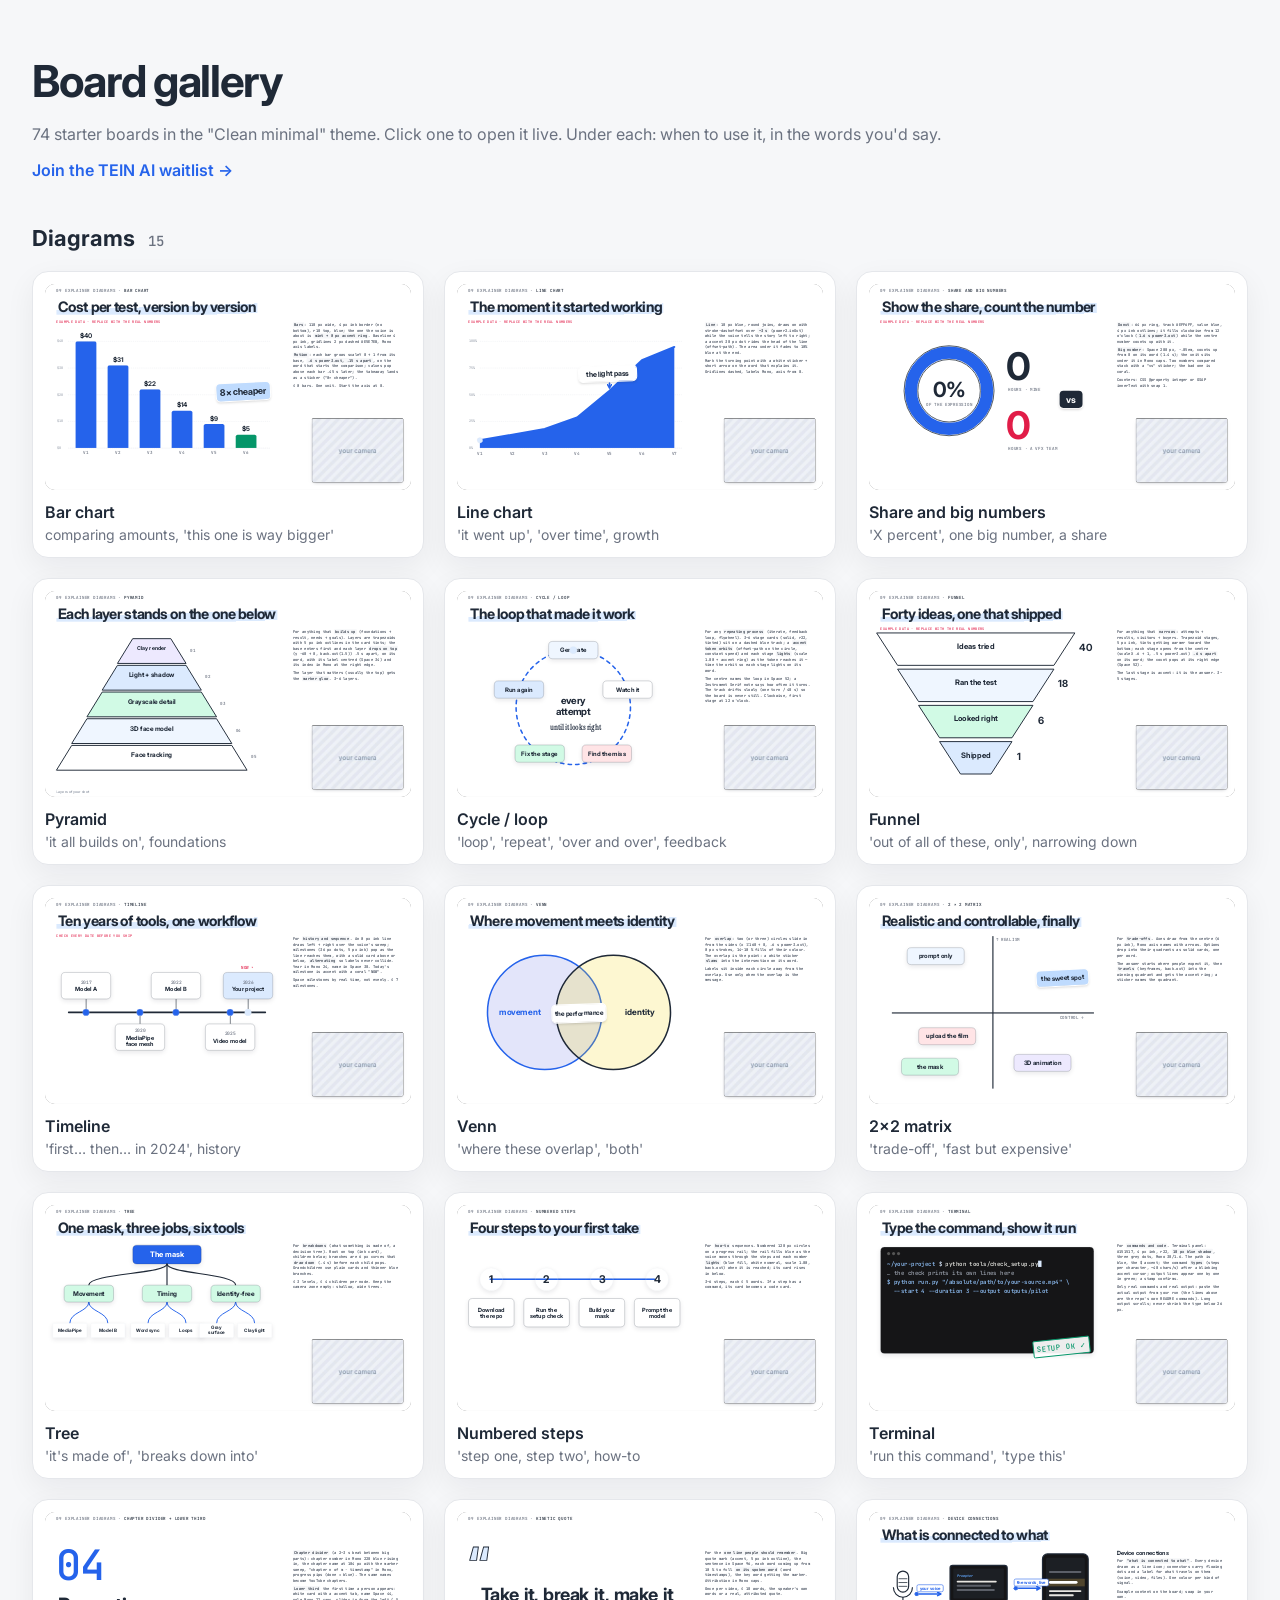
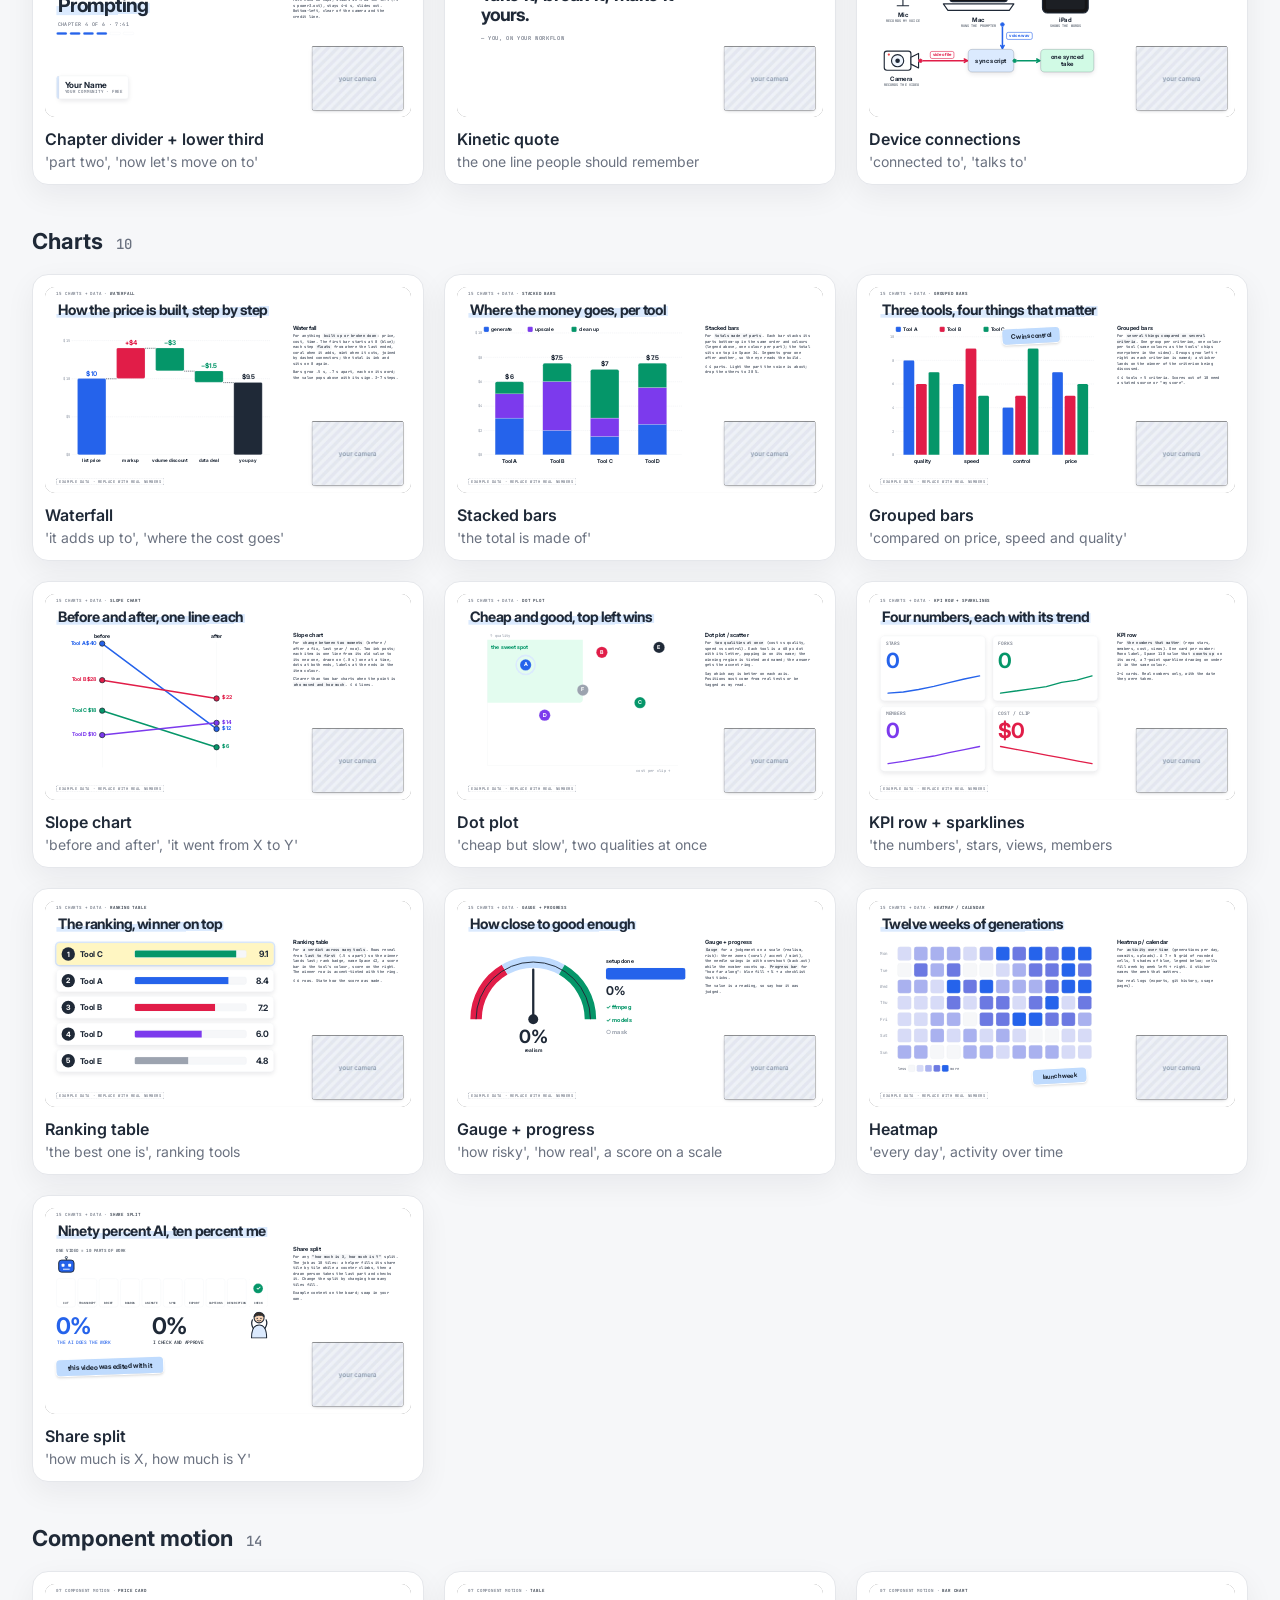
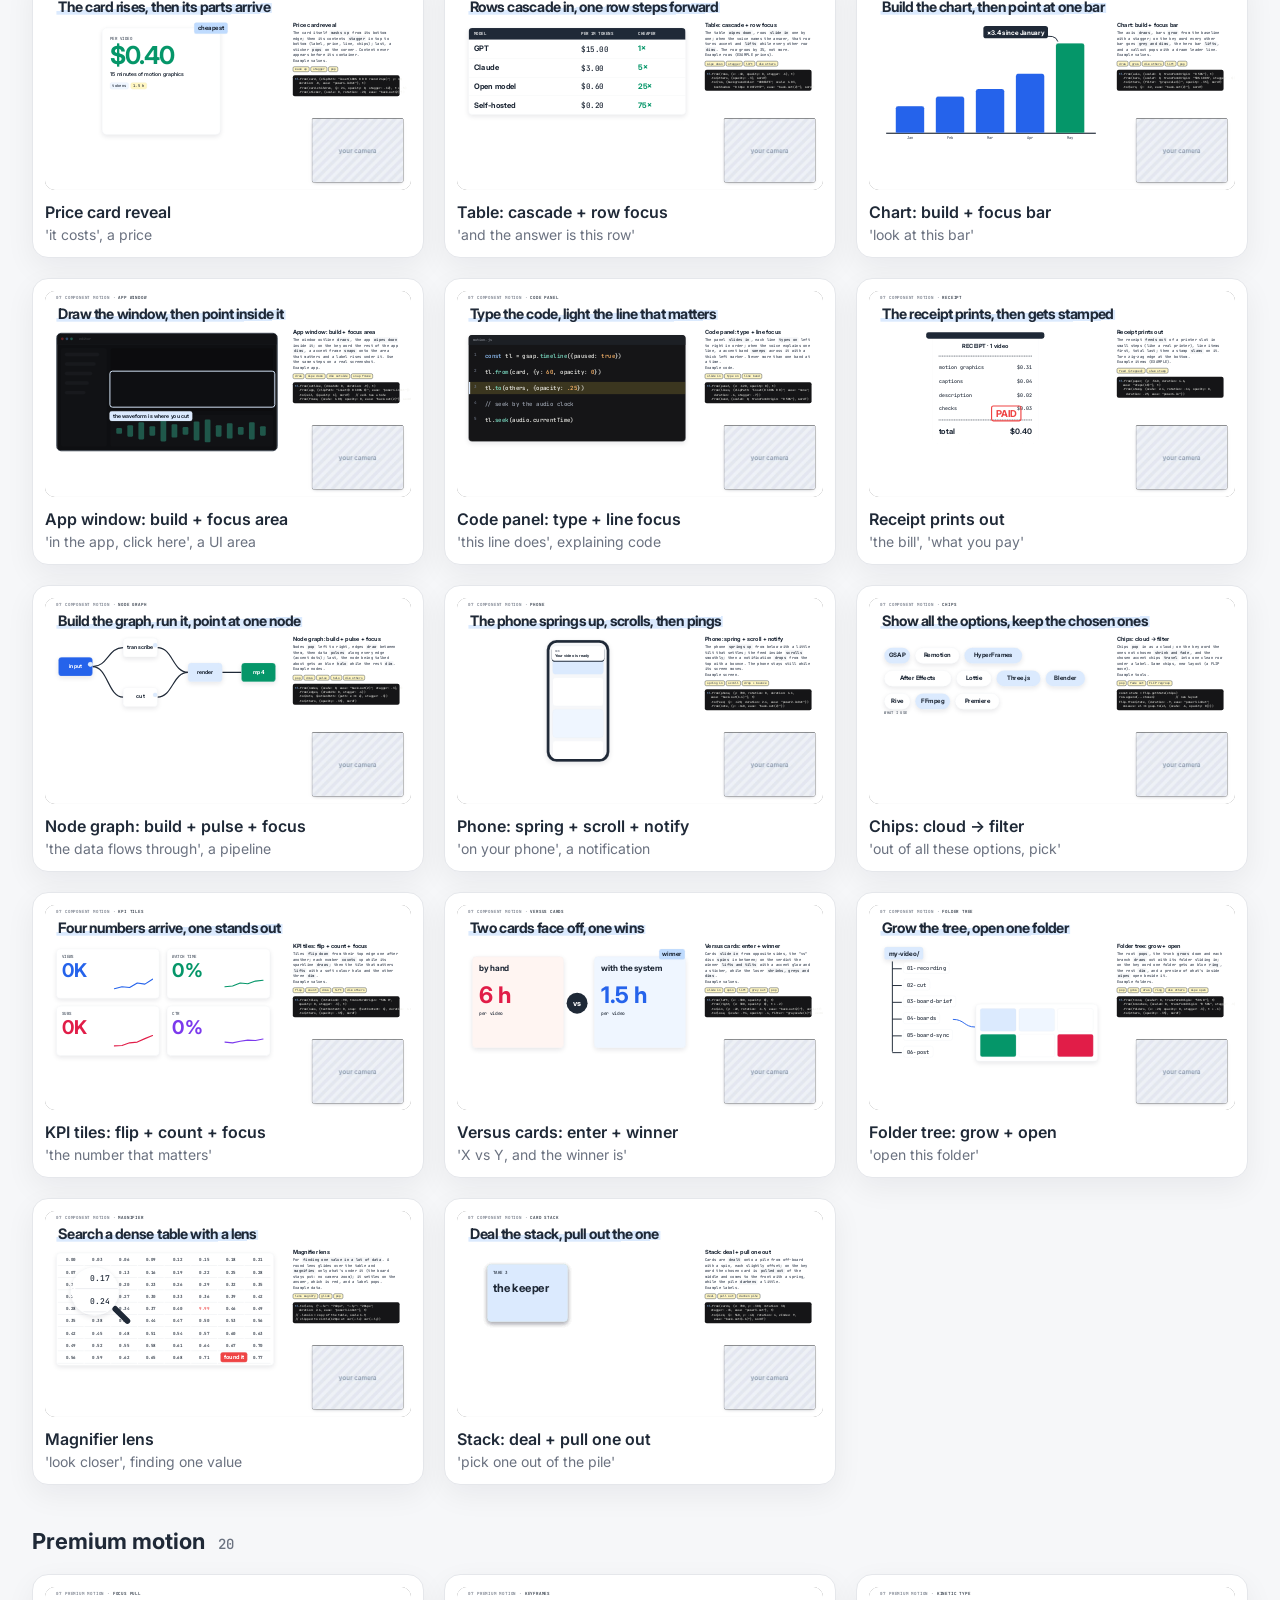
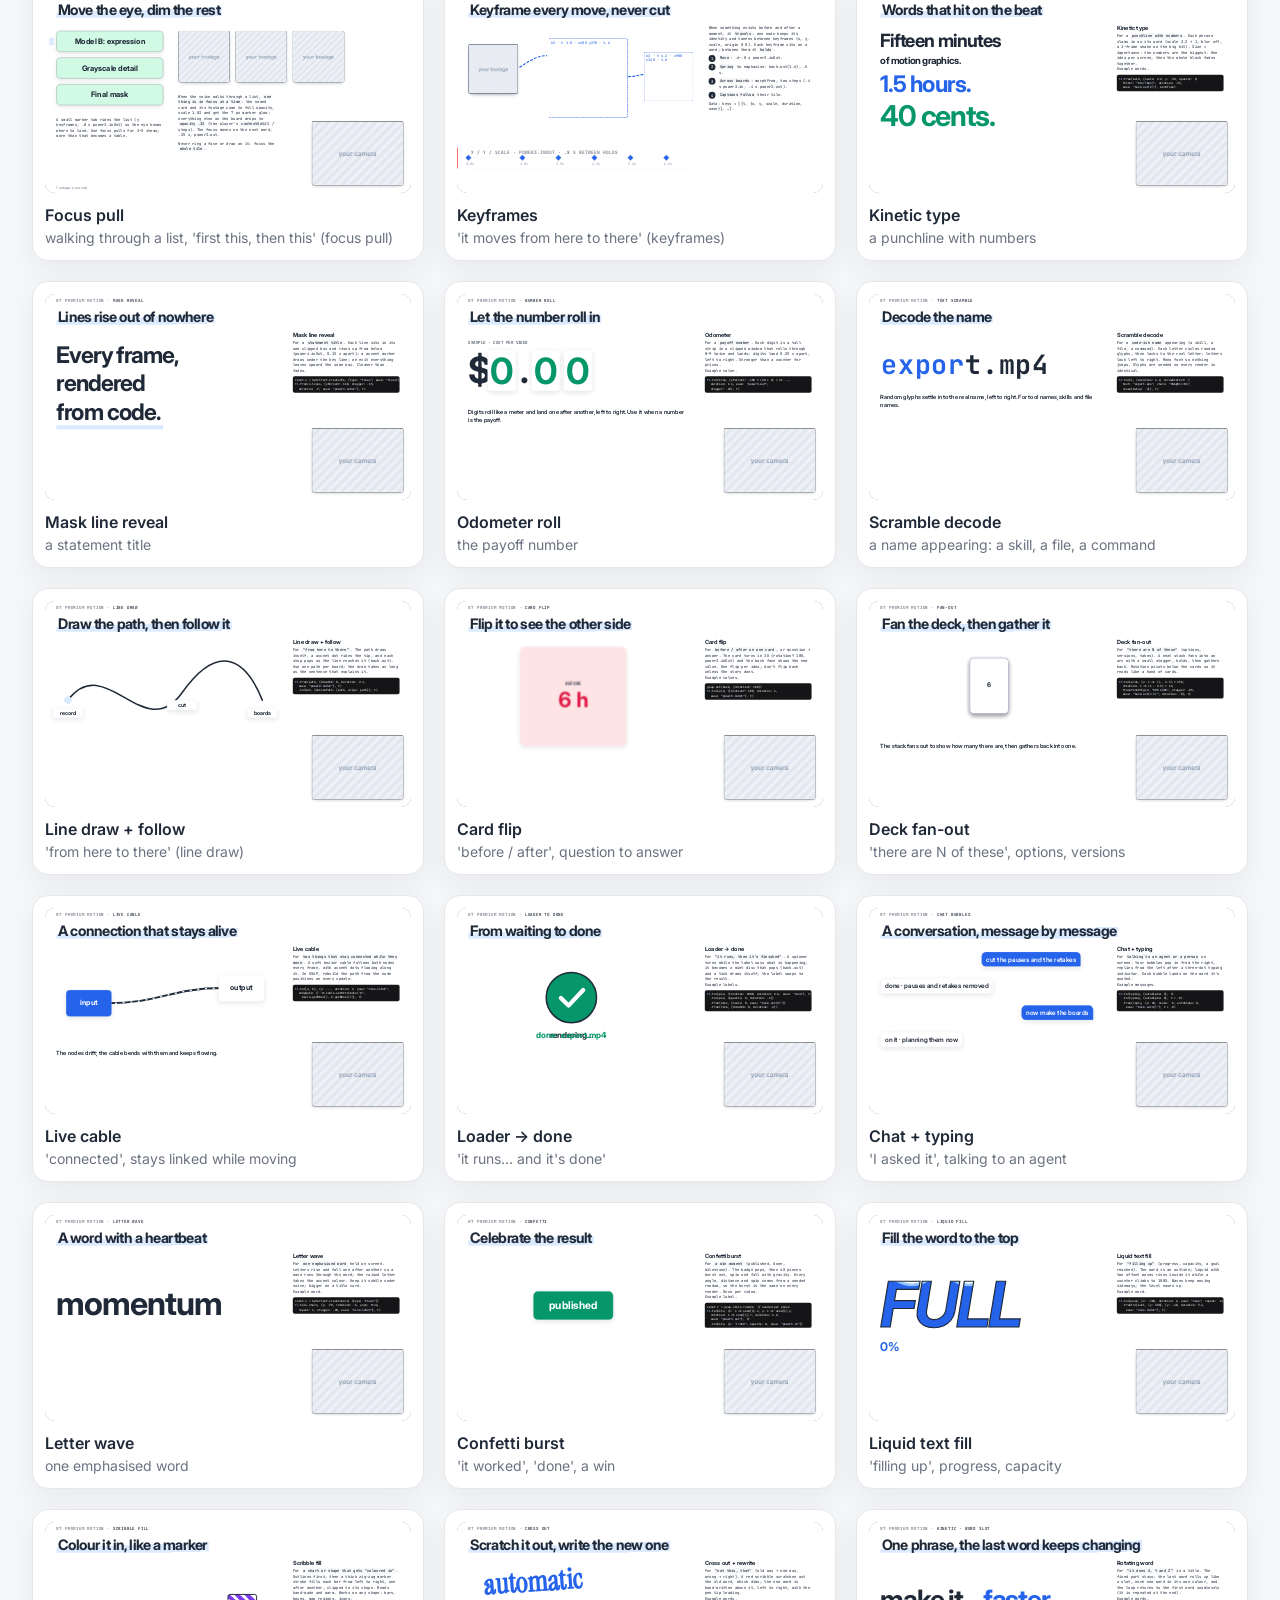
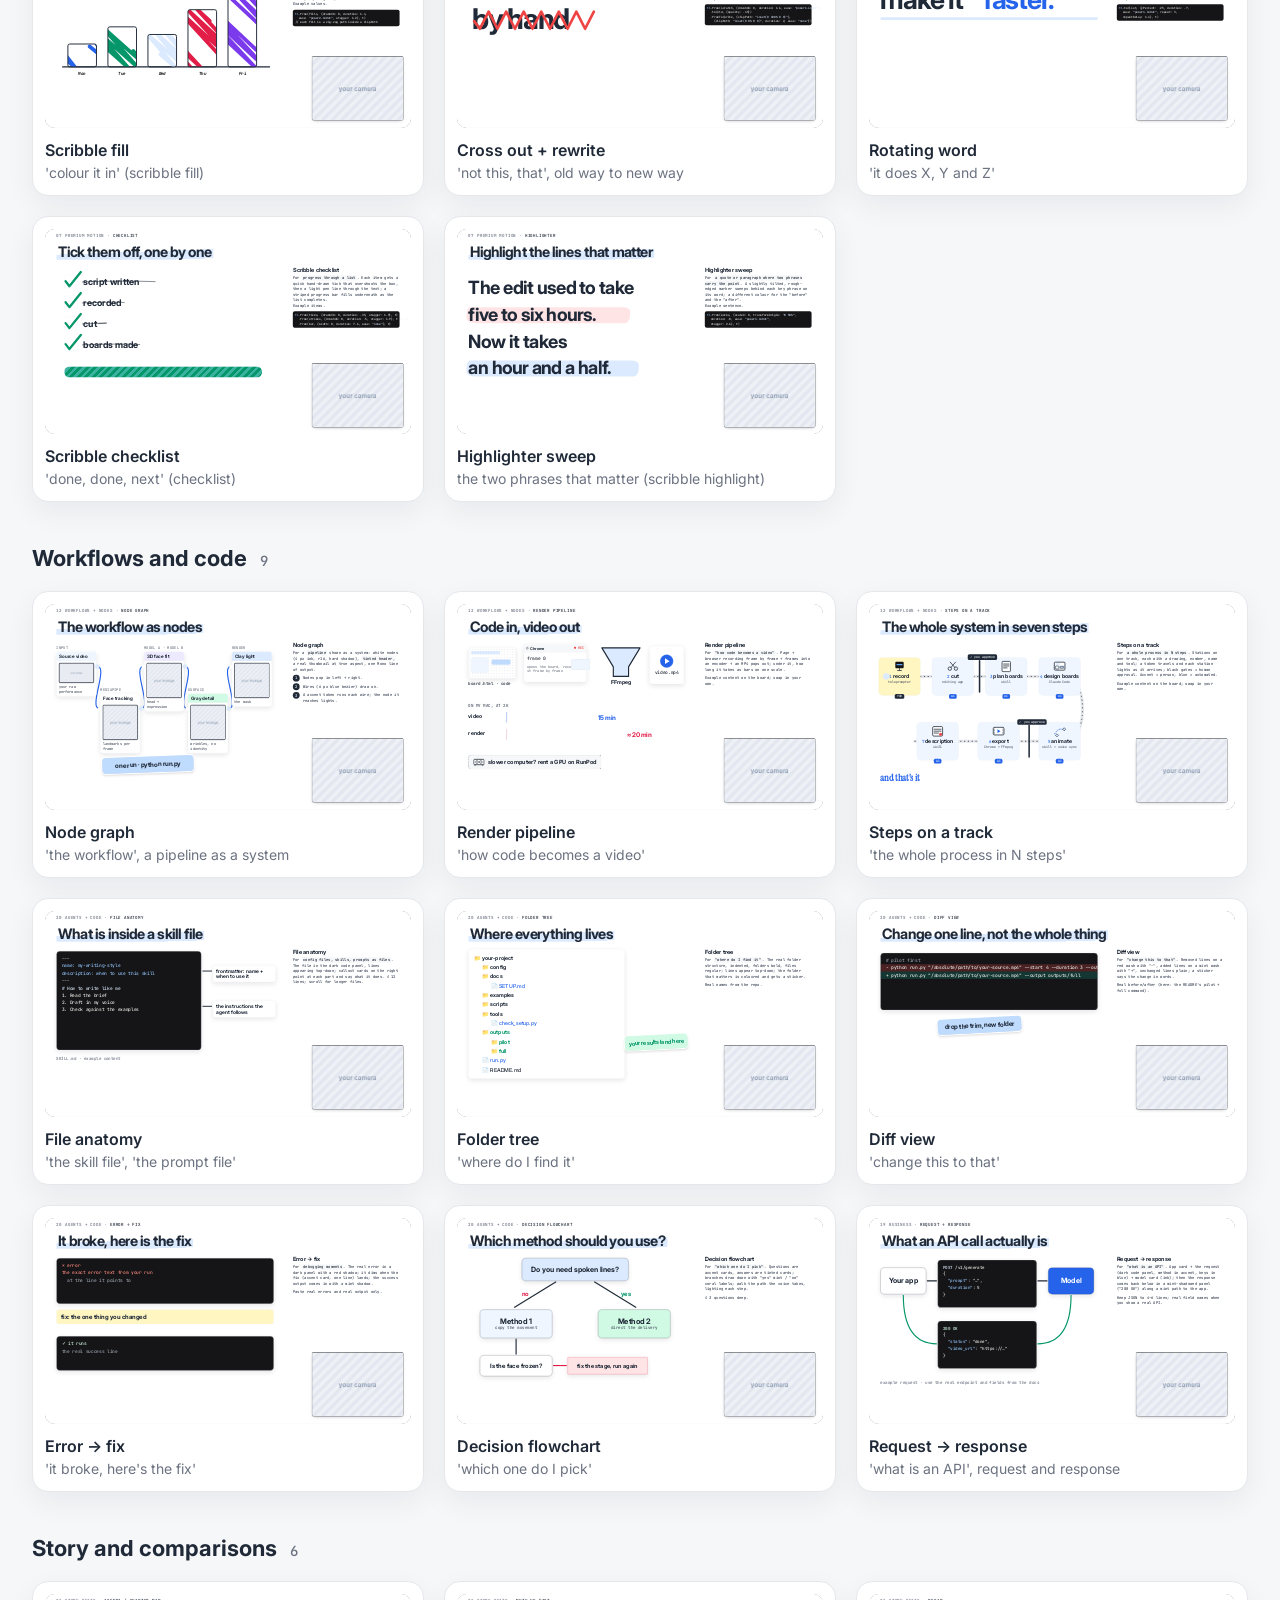
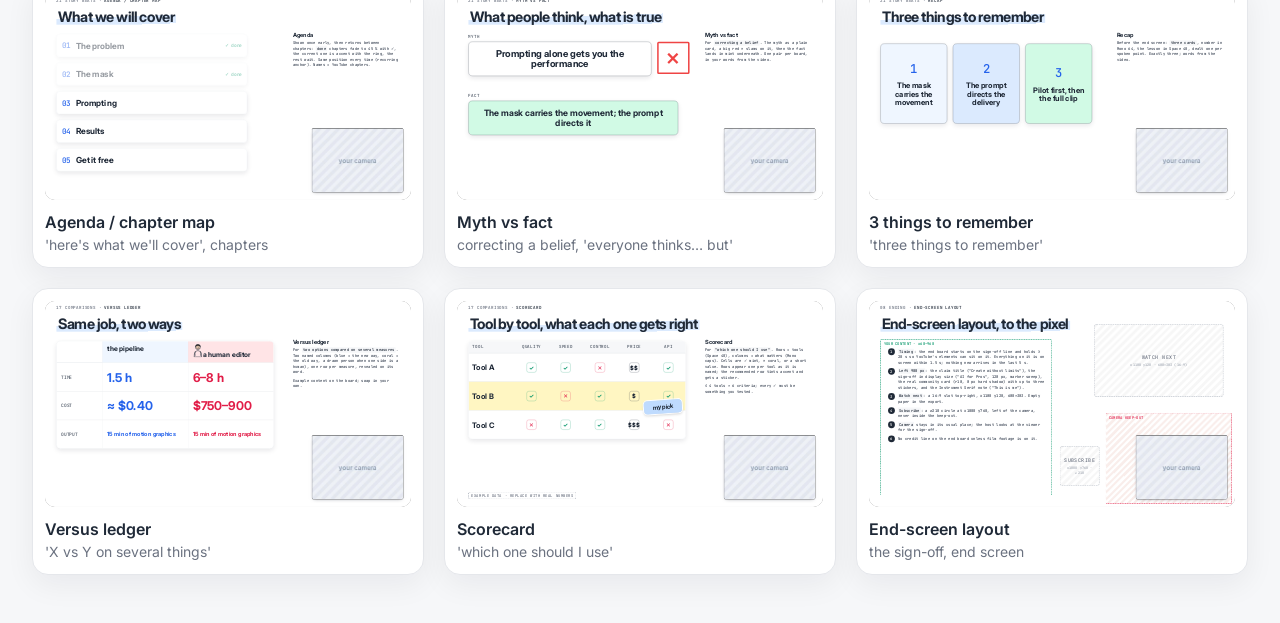
<file: montaggio/tein/boards/index.html>
<!doctype html><html lang="en"><head><meta charset="utf-8"><meta name="viewport" content="width=device-width,initial-scale=1">
<title>Board gallery</title>
<link href="https://fonts.googleapis.com/css2?family=Inter:wght@400;600;700&family=JetBrains+Mono:wght@500&display=swap" rel="stylesheet">
<style>
:root{--ink:#1F2937;--mut:#6B7280;--line:#E5E7EB;--wash:#F6F7F9;--acc:#2563EB}
*{box-sizing:border-box}body{margin:0;background:var(--wash);color:var(--ink);font:16px/1.5 Inter,system-ui,sans-serif;padding:48px 32px}
header{max-width:1400px;margin:0 auto 24px}h1{font-size:44px;letter-spacing:-.03em;margin:0 0 8px}header p{color:var(--mut);margin:0}
h2{max-width:1400px;margin:40px auto 16px;font-size:22px}h2 em{font:500 14px "JetBrains Mono",monospace;color:var(--mut);font-style:normal;margin-left:8px}
.g{max-width:1400px;margin:0 auto;display:grid;grid-template-columns:repeat(auto-fill,minmax(300px,1fr));gap:20px}
.c{display:block;background:#fff;border:1.5px solid var(--line);border-radius:16px;padding:12px;text-decoration:none;color:inherit;box-shadow:0 10px 30px rgba(17,24,39,.06);transition:transform .2s,box-shadow .2s}
.c:hover{transform:translateY(-3px);box-shadow:0 14px 34px rgba(17,24,39,.12)}
.f{position:relative;aspect-ratio:16/9;overflow:hidden;border-radius:10px;background:#fff;margin-bottom:10px}
.f iframe{position:absolute;top:0;left:0;width:1920px;height:1080px;border:0;transform-origin:0 0;pointer-events:none}
.c b{display:block;font-weight:600}.c span{display:block;color:var(--mut);font-size:14px}
@media (max-width:600px){body{padding:24px 16px}h1{font-size:32px}}
</style></head><body>
<header><h1>Board gallery</h1><p>74 starter boards in the "Clean minimal" theme. Click one to open it live. Under each: when to use it, in the words you'd say.</p><p style="margin-top:12px"><a href="https://tein.ai" style="color:#2563EB;font-weight:600;text-decoration:none">Join the TEIN AI waitlist →</a></p></header>
<h2>Diagrams <em>15</em></h2><div class="g"><a class="c" href="D43Bars.html"><div class="f"><iframe src="D43Bars.html" loading="lazy" tabindex="-1"></iframe></div><b>Bar chart</b><span>comparing amounts, 'this one is way bigger'</span></a><a class="c" href="D44Line.html"><div class="f"><iframe src="D44Line.html" loading="lazy" tabindex="-1"></iframe></div><b>Line chart</b><span>'it went up', 'over time', growth</span></a><a class="c" href="D45Numbers.html"><div class="f"><iframe src="D45Numbers.html" loading="lazy" tabindex="-1"></iframe></div><b>Share and big numbers</b><span>'X percent', one big number, a share</span></a><a class="c" href="D46Pyramid.html"><div class="f"><iframe src="D46Pyramid.html" loading="lazy" tabindex="-1"></iframe></div><b>Pyramid</b><span>'it all builds on', foundations</span></a><a class="c" href="D47Cycle.html"><div class="f"><iframe src="D47Cycle.html" loading="lazy" tabindex="-1"></iframe></div><b>Cycle / loop</b><span>'loop', 'repeat', 'over and over', feedback</span></a><a class="c" href="D48Funnel.html"><div class="f"><iframe src="D48Funnel.html" loading="lazy" tabindex="-1"></iframe></div><b>Funnel</b><span>'out of all of these, only', narrowing down</span></a><a class="c" href="D49Timeline.html"><div class="f"><iframe src="D49Timeline.html" loading="lazy" tabindex="-1"></iframe></div><b>Timeline</b><span>'first… then… in 2024', history</span></a><a class="c" href="D50Venn.html"><div class="f"><iframe src="D50Venn.html" loading="lazy" tabindex="-1"></iframe></div><b>Venn</b><span>'where these overlap', 'both'</span></a><a class="c" href="D51Matrix.html"><div class="f"><iframe src="D51Matrix.html" loading="lazy" tabindex="-1"></iframe></div><b>2×2 matrix</b><span>'trade-off', 'fast but expensive'</span></a><a class="c" href="D52Tree.html"><div class="f"><iframe src="D52Tree.html" loading="lazy" tabindex="-1"></iframe></div><b>Tree</b><span>'it's made of', 'breaks down into'</span></a><a class="c" href="D53Steps.html"><div class="f"><iframe src="D53Steps.html" loading="lazy" tabindex="-1"></iframe></div><b>Numbered steps</b><span>'step one, step two', how-to</span></a><a class="c" href="D54Terminal.html"><div class="f"><iframe src="D54Terminal.html" loading="lazy" tabindex="-1"></iframe></div><b>Terminal</b><span>'run this command', 'type this'</span></a><a class="c" href="D56Chapter.html"><div class="f"><iframe src="D56Chapter.html" loading="lazy" tabindex="-1"></iframe></div><b>Chapter divider + lower third</b><span>'part two', 'now let's move on to'</span></a><a class="c" href="D57Quote.html"><div class="f"><iframe src="D57Quote.html" loading="lazy" tabindex="-1"></iframe></div><b>Kinetic quote</b><span>the one line people should remember</span></a><a class="c" href="Y165Devices.html"><div class="f"><iframe src="Y165Devices.html" loading="lazy" tabindex="-1"></iframe></div><b>Device connections</b><span>'connected to', 'talks to'</span></a></div><h2>Charts <em>10</em></h2><div class="g"><a class="c" href="C108Waterfall.html"><div class="f"><iframe src="C108Waterfall.html" loading="lazy" tabindex="-1"></iframe></div><b>Waterfall</b><span>'it adds up to', 'where the cost goes'</span></a><a class="c" href="C109Stacked.html"><div class="f"><iframe src="C109Stacked.html" loading="lazy" tabindex="-1"></iframe></div><b>Stacked bars</b><span>'the total is made of'</span></a><a class="c" href="C110Grouped.html"><div class="f"><iframe src="C110Grouped.html" loading="lazy" tabindex="-1"></iframe></div><b>Grouped bars</b><span>'compared on price, speed and quality'</span></a><a class="c" href="C111Slope.html"><div class="f"><iframe src="C111Slope.html" loading="lazy" tabindex="-1"></iframe></div><b>Slope chart</b><span>'before and after', 'it went from X to Y'</span></a><a class="c" href="C112Scatter.html"><div class="f"><iframe src="C112Scatter.html" loading="lazy" tabindex="-1"></iframe></div><b>Dot plot</b><span>'cheap but slow', two qualities at once</span></a><a class="c" href="C113KPI.html"><div class="f"><iframe src="C113KPI.html" loading="lazy" tabindex="-1"></iframe></div><b>KPI row + sparklines</b><span>'the numbers', stars, views, members</span></a><a class="c" href="C114Ranking.html"><div class="f"><iframe src="C114Ranking.html" loading="lazy" tabindex="-1"></iframe></div><b>Ranking table</b><span>'the best one is', ranking tools</span></a><a class="c" href="C115Gauge.html"><div class="f"><iframe src="C115Gauge.html" loading="lazy" tabindex="-1"></iframe></div><b>Gauge + progress</b><span>'how risky', 'how real', a score on a scale</span></a><a class="c" href="C116Heatmap.html"><div class="f"><iframe src="C116Heatmap.html" loading="lazy" tabindex="-1"></iframe></div><b>Heatmap</b><span>'every day', activity over time</span></a><a class="c" href="Y163Share.html"><div class="f"><iframe src="Y163Share.html" loading="lazy" tabindex="-1"></iframe></div><b>Share split</b><span>'how much is X, how much is Y'</span></a></div><h2>Component motion <em>14</em></h2><div class="g"><a class="c" href="C239PriceCard.html"><div class="f"><iframe src="C239PriceCard.html" loading="lazy" tabindex="-1"></iframe></div><b>Price card reveal</b><span>'it costs', a price</span></a><a class="c" href="C240TableFocus.html"><div class="f"><iframe src="C240TableFocus.html" loading="lazy" tabindex="-1"></iframe></div><b>Table: cascade + row focus</b><span>'and the answer is this row'</span></a><a class="c" href="C241ChartFocus.html"><div class="f"><iframe src="C241ChartFocus.html" loading="lazy" tabindex="-1"></iframe></div><b>Chart: build + focus bar</b><span>'look at this bar'</span></a><a class="c" href="C242AppFocus.html"><div class="f"><iframe src="C242AppFocus.html" loading="lazy" tabindex="-1"></iframe></div><b>App window: build + focus area</b><span>'in the app, click here', a UI area</span></a><a class="c" href="C243CodeFocus.html"><div class="f"><iframe src="C243CodeFocus.html" loading="lazy" tabindex="-1"></iframe></div><b>Code panel: type + line focus</b><span>'this line does', explaining code</span></a><a class="c" href="C244Receipt.html"><div class="f"><iframe src="C244Receipt.html" loading="lazy" tabindex="-1"></iframe></div><b>Receipt prints out</b><span>'the bill', 'what you pay'</span></a><a class="c" href="C245NodeGraph.html"><div class="f"><iframe src="C245NodeGraph.html" loading="lazy" tabindex="-1"></iframe></div><b>Node graph: build + pulse + focus</b><span>'the data flows through', a pipeline</span></a><a class="c" href="C246Phone.html"><div class="f"><iframe src="C246Phone.html" loading="lazy" tabindex="-1"></iframe></div><b>Phone: spring + scroll + notify</b><span>'on your phone', a notification</span></a><a class="c" href="C247ChipFilter.html"><div class="f"><iframe src="C247ChipFilter.html" loading="lazy" tabindex="-1"></iframe></div><b>Chips: cloud → filter</b><span>'out of all these options, pick'</span></a><a class="c" href="C248KPIFocus.html"><div class="f"><iframe src="C248KPIFocus.html" loading="lazy" tabindex="-1"></iframe></div><b>KPI tiles: flip + count + focus</b><span>'the number that matters'</span></a><a class="c" href="C249VersusCards.html"><div class="f"><iframe src="C249VersusCards.html" loading="lazy" tabindex="-1"></iframe></div><b>Versus cards: enter + winner</b><span>'X vs Y, and the winner is'</span></a><a class="c" href="C251FolderTree.html"><div class="f"><iframe src="C251FolderTree.html" loading="lazy" tabindex="-1"></iframe></div><b>Folder tree: grow + open</b><span>'open this folder'</span></a><a class="c" href="C252Lens.html"><div class="f"><iframe src="C252Lens.html" loading="lazy" tabindex="-1"></iframe></div><b>Magnifier lens</b><span>'look closer', finding one value</span></a><a class="c" href="C254DealPull.html"><div class="f"><iframe src="C254DealPull.html" loading="lazy" tabindex="-1"></iframe></div><b>Stack: deal + pull one out</b><span>'pick one out of the pile'</span></a></div><h2>Premium motion <em>20</em></h2><div class="g"><a class="c" href="P36Focus.html"><div class="f"><iframe src="P36Focus.html" loading="lazy" tabindex="-1"></iframe></div><b>Focus pull</b><span>walking through a list, 'first this, then this' (focus pull)</span></a><a class="c" href="P37Keyframes.html"><div class="f"><iframe src="P37Keyframes.html" loading="lazy" tabindex="-1"></iframe></div><b>Keyframes</b><span>'it moves from here to there' (keyframes)</span></a><a class="c" href="P196Kinetic.html"><div class="f"><iframe src="P196Kinetic.html" loading="lazy" tabindex="-1"></iframe></div><b>Kinetic type</b><span>a punchline with numbers</span></a><a class="c" href="P197MaskReveal.html"><div class="f"><iframe src="P197MaskReveal.html" loading="lazy" tabindex="-1"></iframe></div><b>Mask line reveal</b><span>a statement title</span></a><a class="c" href="P198Odometer.html"><div class="f"><iframe src="P198Odometer.html" loading="lazy" tabindex="-1"></iframe></div><b>Odometer roll</b><span>the payoff number</span></a><a class="c" href="P199Scramble.html"><div class="f"><iframe src="P199Scramble.html" loading="lazy" tabindex="-1"></iframe></div><b>Scramble decode</b><span>a name appearing: a skill, a file, a command</span></a><a class="c" href="P200LineDraw.html"><div class="f"><iframe src="P200LineDraw.html" loading="lazy" tabindex="-1"></iframe></div><b>Line draw + follow</b><span>'from here to there' (line draw)</span></a><a class="c" href="P209Flip.html"><div class="f"><iframe src="P209Flip.html" loading="lazy" tabindex="-1"></iframe></div><b>Card flip</b><span>'before / after', question to answer</span></a><a class="c" href="P211Fan.html"><div class="f"><iframe src="P211Fan.html" loading="lazy" tabindex="-1"></iframe></div><b>Deck fan-out</b><span>'there are N of these', options, versions</span></a><a class="c" href="P217Cable.html"><div class="f"><iframe src="P217Cable.html" loading="lazy" tabindex="-1"></iframe></div><b>Live cable</b><span>'connected', stays linked while moving</span></a><a class="c" href="P218Loader.html"><div class="f"><iframe src="P218Loader.html" loading="lazy" tabindex="-1"></iframe></div><b>Loader → done</b><span>'it runs… and it's done'</span></a><a class="c" href="P219Chat.html"><div class="f"><iframe src="P219Chat.html" loading="lazy" tabindex="-1"></iframe></div><b>Chat + typing</b><span>'I asked it', talking to an agent</span></a><a class="c" href="P220LetterWave.html"><div class="f"><iframe src="P220LetterWave.html" loading="lazy" tabindex="-1"></iframe></div><b>Letter wave</b><span>one emphasised word</span></a><a class="c" href="P221Confetti.html"><div class="f"><iframe src="P221Confetti.html" loading="lazy" tabindex="-1"></iframe></div><b>Confetti burst</b><span>'it worked', 'done', a win</span></a><a class="c" href="P226LiquidFill.html"><div class="f"><iframe src="P226LiquidFill.html" loading="lazy" tabindex="-1"></iframe></div><b>Liquid text fill</b><span>'filling up', progress, capacity</span></a><a class="c" href="P227ScribbleFill.html"><div class="f"><iframe src="P227ScribbleFill.html" loading="lazy" tabindex="-1"></iframe></div><b>Scribble fill</b><span>'colour it in' (scribble fill)</span></a><a class="c" href="P228CrossOut.html"><div class="f"><iframe src="P228CrossOut.html" loading="lazy" tabindex="-1"></iframe></div><b>Cross out + rewrite</b><span>'not this, that', old way to new way</span></a><a class="c" href="P230WordSlot.html"><div class="f"><iframe src="P230WordSlot.html" loading="lazy" tabindex="-1"></iframe></div><b>Rotating word</b><span>'it does X, Y and Z'</span></a><a class="c" href="P236Checklist.html"><div class="f"><iframe src="P236Checklist.html" loading="lazy" tabindex="-1"></iframe></div><b>Scribble checklist</b><span>'done, done, next' (checklist)</span></a><a class="c" href="P237Highlighter.html"><div class="f"><iframe src="P237Highlighter.html" loading="lazy" tabindex="-1"></iframe></div><b>Highlighter sweep</b><span>the two phrases that matter (scribble highlight)</span></a></div><h2>Workflows and code <em>9</em></h2><div class="g"><a class="c" href="W69Nodes.html"><div class="f"><iframe src="W69Nodes.html" loading="lazy" tabindex="-1"></iframe></div><b>Node graph</b><span>'the workflow', a pipeline as a system</span></a><a class="c" href="Y175Render.html"><div class="f"><iframe src="Y175Render.html" loading="lazy" tabindex="-1"></iframe></div><b>Render pipeline</b><span>'how code becomes a video'</span></a><a class="c" href="Y182SystemMap.html"><div class="f"><iframe src="Y182SystemMap.html" loading="lazy" tabindex="-1"></iframe></div><b>Steps on a track</b><span>'the whole process in N steps'</span></a><a class="c" href="A136FileAnatomy.html"><div class="f"><iframe src="A136FileAnatomy.html" loading="lazy" tabindex="-1"></iframe></div><b>File anatomy</b><span>'the skill file', 'the prompt file'</span></a><a class="c" href="A137FolderTree.html"><div class="f"><iframe src="A137FolderTree.html" loading="lazy" tabindex="-1"></iframe></div><b>Folder tree</b><span>'where do I find it'</span></a><a class="c" href="A138Diff.html"><div class="f"><iframe src="A138Diff.html" loading="lazy" tabindex="-1"></iframe></div><b>Diff view</b><span>'change this to that'</span></a><a class="c" href="A139ErrorFix.html"><div class="f"><iframe src="A139ErrorFix.html" loading="lazy" tabindex="-1"></iframe></div><b>Error → fix</b><span>'it broke, here's the fix'</span></a><a class="c" href="A141Decision.html"><div class="f"><iframe src="A141Decision.html" loading="lazy" tabindex="-1"></iframe></div><b>Decision flowchart</b><span>'which one do I pick'</span></a><a class="c" href="B134Request.html"><div class="f"><iframe src="B134Request.html" loading="lazy" tabindex="-1"></iframe></div><b>Request → response</b><span>'what is an API', request and response</span></a></div><h2>Story and comparisons <em>6</em></h2><div class="g"><a class="c" href="H143Agenda.html"><div class="f"><iframe src="H143Agenda.html" loading="lazy" tabindex="-1"></iframe></div><b>Agenda / chapter map</b><span>'here's what we'll cover', chapters</span></a><a class="c" href="H144MythFact.html"><div class="f"><iframe src="H144MythFact.html" loading="lazy" tabindex="-1"></iframe></div><b>Myth vs fact</b><span>correcting a belief, 'everyone thinks… but'</span></a><a class="c" href="H145Recap.html"><div class="f"><iframe src="H145Recap.html" loading="lazy" tabindex="-1"></iframe></div><b>3 things to remember</b><span>'three things to remember'</span></a><a class="c" href="Y164Versus.html"><div class="f"><iframe src="Y164Versus.html" loading="lazy" tabindex="-1"></iframe></div><b>Versus ledger</b><span>'X vs Y on several things'</span></a><a class="c" href="K123Scorecard.html"><div class="f"><iframe src="K123Scorecard.html" loading="lazy" tabindex="-1"></iframe></div><b>Scorecard</b><span>'which one should I use'</span></a><a class="c" href="X41EndLayout.html"><div class="f"><iframe src="X41EndLayout.html" loading="lazy" tabindex="-1"></iframe></div><b>End-screen layout</b><span>the sign-off, end screen</span></a></div>
<script>
function fit(){document.querySelectorAll('.f').forEach(f=>{f.firstChild.style.transform='scale('+f.clientWidth/1920+')'})}
addEventListener('resize',fit);fit();
</script></body></html>
</file>
